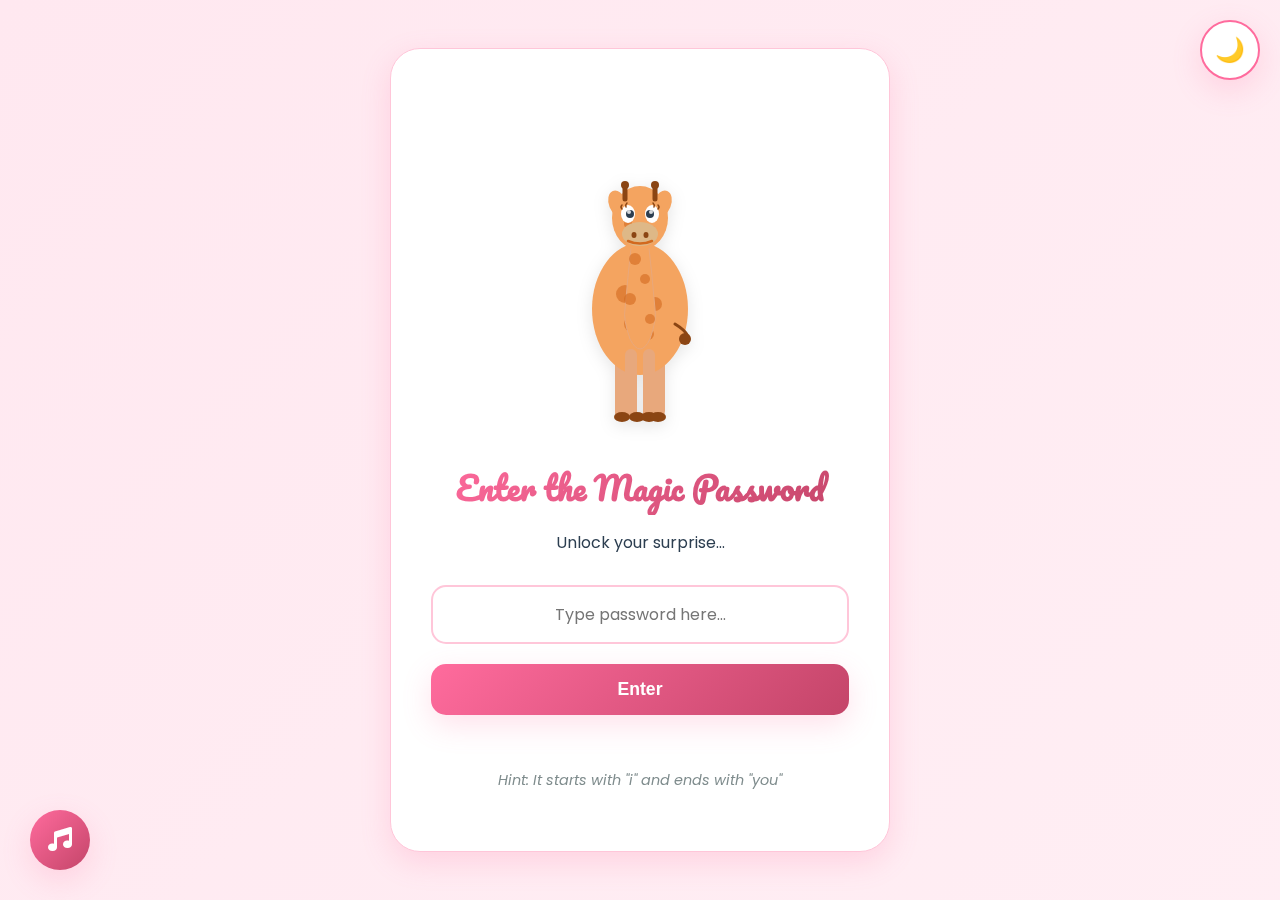
<file: index.html>
<!DOCTYPE html>
<html lang="en">
<head>
    <meta charset="UTF-8">
    <meta name="viewport" content="width=device-width, initial-scale=1.0">
    <title>For My Love 💕</title>
    <link rel="stylesheet" href="styles.css">
    <link rel="stylesheet" href="https://cdnjs.cloudflare.com/ajax/libs/font-awesome/6.4.0/css/all.min.css">
</head>
<body>
    <!-- Floating Hearts Background -->
    <div id="hearts-container"></div>

    <!-- Background Music -->
    <audio id="bgMusic" loop>
        <source src="https://www.bensound.com/bensound-music/bensound-romantic.mp3" type="audio/mpeg">
    </audio>

    <!-- Theme Toggle Button -->
    <button id="themeToggle" class="theme-toggle" aria-label="Toggle theme">
        <span id="themeIcon">🌙</span>
    </button>

    <!-- Music Control Button -->
    <button id="musicToggle" class="music-btn" aria-label="Toggle music">
        <i class="fas fa-music"></i>
    </button>

    <!-- Password Screen -->
    <div id="passwordScreen" class="screen active">
        <div class="password-container">
            <div class="animated-character">
                <svg id="characterSVG" viewBox="0 0 200 320" xmlns="http://www.w3.org/2000/svg">
                    <!-- Jerapah Back Legs -->
                    <rect x="75" y="240" width="14" height="70" rx="7" fill="#E8A87C">
                        <animate attributeName="height" values="70;72;70" dur="3s" repeatCount="indefinite"/>
                    </rect>
                    <rect x="111" y="240" width="14" height="70" rx="7" fill="#E8A87C">
                        <animate attributeName="height" values="70;68;70" dur="3s" repeatCount="indefinite"/>
                    </rect>

                    <!-- Jerapah Body -->
                    <ellipse id="body" cx="100" cy="200" rx="48" ry="65" fill="#F4A460">
                        <animate attributeName="ry" values="65;67;65" dur="3s" repeatCount="indefinite"/>
                    </ellipse>

                    <!-- Jerapah Spots on Body -->
                    <circle cx="85" cy="185" r="9" fill="#D2691E" opacity="0.6"/>
                    <circle cx="115" cy="195" r="7" fill="#D2691E" opacity="0.6"/>
                    <circle cx="92" cy="215" r="8" fill="#D2691E" opacity="0.6"/>
                    <circle cx="108" cy="225" r="6" fill="#D2691E" opacity="0.6"/>
                    <circle cx="98" cy="205" r="7" fill="#D2691E" opacity="0.6"/>

                    <!-- Jerapah Long Neck -->
                    <path d="M 92 130 Q 88 165, 85 200 Q 83 210, 90 230 Q 95 240, 100 240 Q 105 240, 110 230 Q 117 210, 115 200 Q 112 165, 108 130 Z"
                          fill="#F4A460" stroke="#E8A87C" stroke-width="1"/>

                    <!-- Neck Spots -->
                    <circle cx="95" cy="150" r="6" fill="#D2691E" opacity="0.6"/>
                    <circle cx="105" cy="170" r="5" fill="#D2691E" opacity="0.6"/>
                    <circle cx="90" cy="190" r="6" fill="#D2691E" opacity="0.6"/>
                    <circle cx="110" cy="210" r="5" fill="#D2691E" opacity="0.6"/>

                    <!-- Jerapah Front Legs -->
                    <rect x="85" y="240" width="12" height="70" rx="6" fill="#E8A87C">
                        <animate attributeName="height" values="70;69;70" dur="3s" begin="0.5s" repeatCount="indefinite"/>
                    </rect>
                    <rect x="103" y="240" width="12" height="70" rx="6" fill="#E8A87C">
                        <animate attributeName="height" values="70;71;70" dur="3s" begin="0.5s" repeatCount="indefinite"/>
                    </rect>

                    <!-- Hooves -->
                    <ellipse cx="82" cy="308" rx="8" ry="5" fill="#8B4513"/>
                    <ellipse cx="97" cy="308" rx="8" ry="5" fill="#8B4513"/>
                    <ellipse cx="109" cy="308" rx="8" ry="5" fill="#8B4513"/>
                    <ellipse cx="118" cy="308" rx="8" ry="5" fill="#8B4513"/>

                    <!-- Jerapah Head -->
                    <ellipse id="head" cx="100" cy="110" rx="28" ry="32" fill="#F4A460">
                        <animate attributeName="cy" values="110;108;110" dur="3s" repeatCount="indefinite"/>
                    </ellipse>

                    <!-- Head Spots -->
                    <circle cx="88" cy="115" r="4" fill="#D2691E" opacity="0.6"/>
                    <circle cx="112" cy="120" r="3" fill="#D2691E" opacity="0.6"/>

                    <!-- Jerapah Ears -->
                    <ellipse cx="78" cy="95" rx="9" ry="14" fill="#F4A460" transform="rotate(-20 78 95)">
                        <animateTransform attributeName="transform" type="rotate"
                            values="-20 78 95; -25 78 95; -20 78 95" dur="4s" repeatCount="indefinite"/>
                    </ellipse>
                    <ellipse cx="122" cy="95" rx="9" ry="14" fill="#F4A460" transform="rotate(20 122 95)">
                        <animateTransform attributeName="transform" type="rotate"
                            values="20 122 95; 25 122 95; 20 122 95" dur="4s" repeatCount="indefinite"/>
                    </ellipse>

                    <!-- Jerapah Horns (Ossicones) -->
                    <line x1="85" y1="90" x2="85" y2="78" stroke="#8B4513" stroke-width="5" stroke-linecap="round"/>
                    <circle cx="85" cy="76" r="4" fill="#8B4513"/>
                    <line x1="115" y1="90" x2="115" y2="78" stroke="#8B4513" stroke-width="5" stroke-linecap="round"/>
                    <circle cx="115" cy="76" r="4" fill="#8B4513"/>

                    <!-- Jerapah Eyes -->
                    <g id="eyes">
                        <ellipse id="leftEye" cx="88" cy="105" rx="7" ry="9" fill="white"/>
                        <circle id="leftPupil" cx="90" cy="105" r="4" fill="#2c3e50">
                            <animate attributeName="opacity" values="1;1;0;1;1" dur="5s" repeatCount="indefinite"/>
                        </circle>
                        <circle cx="89" cy="103" r="2" fill="white" opacity="0.8"/>

                        <ellipse id="rightEye" cx="112" cy="105" rx="7" ry="9" fill="white"/>
                        <circle id="rightPupil" cx="110" cy="105" r="4" fill="#2c3e50">
                            <animate attributeName="opacity" values="1;1;0;1;1" dur="5s" repeatCount="indefinite"/>
                        </circle>
                        <circle cx="111" cy="103" r="2" fill="white" opacity="0.8"/>
                    </g>

                    <!-- Eyelashes -->
                    <path d="M 82 100 Q 80 98, 82 96" stroke="#8B4513" stroke-width="1.5" fill="none" stroke-linecap="round"/>
                    <path d="M 86 98 Q 85 96, 87 94" stroke="#8B4513" stroke-width="1.5" fill="none" stroke-linecap="round"/>
                    <path d="M 118 100 Q 120 98, 118 96" stroke="#8B4513" stroke-width="1.5" fill="none" stroke-linecap="round"/>
                    <path d="M 114 98 Q 115 96, 113 94" stroke="#8B4513" stroke-width="1.5" fill="none" stroke-linecap="round"/>

                    <!-- Jerapah Snout -->
                    <ellipse cx="100" cy="125" rx="18" ry="12" fill="#DEB887"/>

                    <!-- Jerapah Nostrils -->
                    <ellipse cx="94" cy="126" rx="2.5" ry="3" fill="#8B4513"/>
                    <ellipse cx="106" cy="126" rx="2.5" ry="3" fill="#8B4513"/>

                    <!-- Jerapah Smile -->
                    <path id="mouth" d="M 88 132 Q 100 137 112 132" stroke="#D2691E" stroke-width="2.5" fill="none" stroke-linecap="round">
                        <animate attributeName="d"
                            values="M 88 132 Q 100 137 112 132; M 88 132 Q 100 138 112 132; M 88 132 Q 100 137 112 132"
                            dur="6s" repeatCount="indefinite"/>
                    </path>

                    <!-- Little tail -->
                    <path d="M 135 215 Q 145 220, 148 225 Q 150 228, 145 230" stroke="#8B4513" stroke-width="3" fill="none" stroke-linecap="round">
                        <animateTransform attributeName="transform" type="rotate"
                            values="0 135 215; 5 135 215; 0 135 215; -5 135 215; 0 135 215"
                            dur="3s" repeatCount="indefinite"/>
                    </path>
                    <circle cx="145" cy="230" r="6" fill="#8B4513"/>
                </svg>
            </div>

            <h1 class="gradient-text">Enter the Magic Password</h1>
            <p class="subtitle">Unlock your surprise...</p>

            <input
                type="password"
                id="passwordInput"
                placeholder="Type password here..."
                autocomplete="off"
            >

            <button id="enterBtn" class="btn-primary">
                Enter
            </button>

            <p id="passwordError" class="error-message"></p>
            <p class="hint">Hint: It starts with "i" and ends with "you"</p>
        </div>
    </div>

    <!-- Welcome Screen -->
    <div id="welcomeScreen" class="screen">
        <div class="welcome-container">
            <div class="welcome-card">
                <h1 class="gradient-text">Hello My Love! 💕</h1>
                <p class="welcome-message">I hope you enjoy your stay 😊</p>
                <p class="made-with-love">Made with all my love 💖</p>
                <button id="startExploring" class="btn-primary">Start Exploring</button>
            </div>
        </div>
    </div>

    <!-- Main Content -->
    <div id="mainContent" class="screen">
        <!-- Navigation -->
        <nav class="navbar">
            <div class="nav-brand">💕 Our Love Story</div>
            <div class="nav-menu">
                <a href="#home" class="nav-link active">Home</a>
                <a href="#activities" class="nav-link">Activities</a>
                <button class="logout-btn" onclick="logout()">Logout</button>
            </div>
        </nav>

        <!-- Home Section -->
        <section id="home" class="section active">
            <div class="container">
                <div class="hero">
                    <h1 class="hero-title animate-fade-in">Welcome to Our Love Journey 💝</h1>
                    <p class="hero-subtitle animate-fade-in-delay">Explore the memories, letters, and surprises I've prepared for you</p>
                    <div class="progress-indicator">
                        <div class="progress-bar">
                            <div id="progressFill" class="progress-fill"></div>
                        </div>
                        <p id="progressText" class="progress-text">0 / 5 Contents Unlocked</p>
                    </div>
                </div>

                <div class="cards-grid">
                    <!-- Letter Card -->
                    <div class="feature-card" data-content="letter">
                        <div class="card-icon">💌</div>
                        <h3>Love Letter</h3>
                        <p>Read my heartfelt words</p>
                        <div class="card-status locked">
                            <i class="fas fa-lock"></i> Unlock with quiz
                        </div>
                    </div>

                    <!-- Music Card -->
                    <div class="feature-card" data-content="music">
                        <div class="card-icon">🎵</div>
                        <h3>Our Playlist</h3>
                        <p>Songs that remind me of you</p>
                        <div class="card-status locked">
                            <i class="fas fa-lock"></i> Unlock with quiz
                        </div>
                    </div>

                    <!-- Gallery Card -->
                    <div class="feature-card" data-content="gallery">
                        <div class="card-icon">📸</div>
                        <h3>Memories</h3>
                        <p>Our beautiful moments</p>
                        <div class="card-status locked">
                            <i class="fas fa-lock"></i> Unlock with quiz
                        </div>
                    </div>

                    <!-- Birthday Card -->
                    <div class="feature-card" data-content="birthday">
                        <div class="card-icon">🎂</div>
                        <h3>Birthday Wish</h3>
                        <p>A special message for you</p>
                        <div class="card-status locked">
                            <i class="fas fa-lock"></i> Unlock with quiz
                        </div>
                    </div>

                    <!-- Flower Garden Card -->
                    <div class="feature-card" data-content="flowers">
                        <div class="card-icon">🌸</div>
                        <h3>Flower Garden</h3>
                        <p>A blooming surprise for you</p>
                        <div class="card-status locked">
                            <i class="fas fa-lock"></i> Unlock with quiz
                        </div>
                    </div>
                </div>
            </div>
        </section>

        <!-- Activities Section -->
        <section id="activities" class="section">
            <div class="container">
                <h2 class="section-title">🎮 Fun Activities</h2>
                <p class="section-subtitle">Complete these to unlock special content!</p>
                
                <div class="activities-grid">
                    <!-- Game 1: Crossword -->
                    <div class="activity-card" data-quiz="crossword">
                        <div class="activity-icon">🎯</div>
                        <h3>Love Crossword</h3>
                        <p>Fill in words about me!</p>
                        <button class="btn-secondary">Start Puzzle</button>
                    </div>
                    
                    <!-- Game 2: Math Puzzle -->
                    <div class="activity-card" data-quiz="mathpuzzle">
                        <div class="activity-icon">🧮</div>
                        <h3>Math Love Puzzle</h3>
                        <p>Solve equations to reveal my message!</p>
                        <button class="btn-secondary">Start Puzzle</button>
                    </div>
                    
                    <!-- Game 3: Memory Match -->
                    <div class="activity-card" data-quiz="memory">
                        <div class="activity-icon">🎴</div>
                        <h3>Memory Hearts</h3>
                        <p>Match the love symbols!</p>
                        <button class="btn-secondary">Play Memory</button>
                    </div>

                    <!-- Game 4: Love Trivia -->
                    <div class="activity-card" data-quiz="trivia">
                        <div class="activity-icon">❓</div>
                        <h3>How Well Do You Know Me?</h3>
                        <p>Answer questions about me!</p>
                        <button class="btn-secondary">Start Quiz</button>
                    </div>
                </div>
            </div>
        </section>
    </div>

    <!-- Quiz Modal -->
    <div id="quizModal" class="modal">
        <div class="modal-content">
            <span class="close-modal">&times;</span>
            <div id="quizContent"></div>
        </div>
    </div>

    <!-- Content Modal -->
    <div id="contentModal" class="modal">
        <div class="modal-content large">
            <span class="close-modal">&times;</span>
            <div id="modalContent"></div>
        </div>
    </div>

    <script src="script.js"></script>
</body>
</html>
</file>
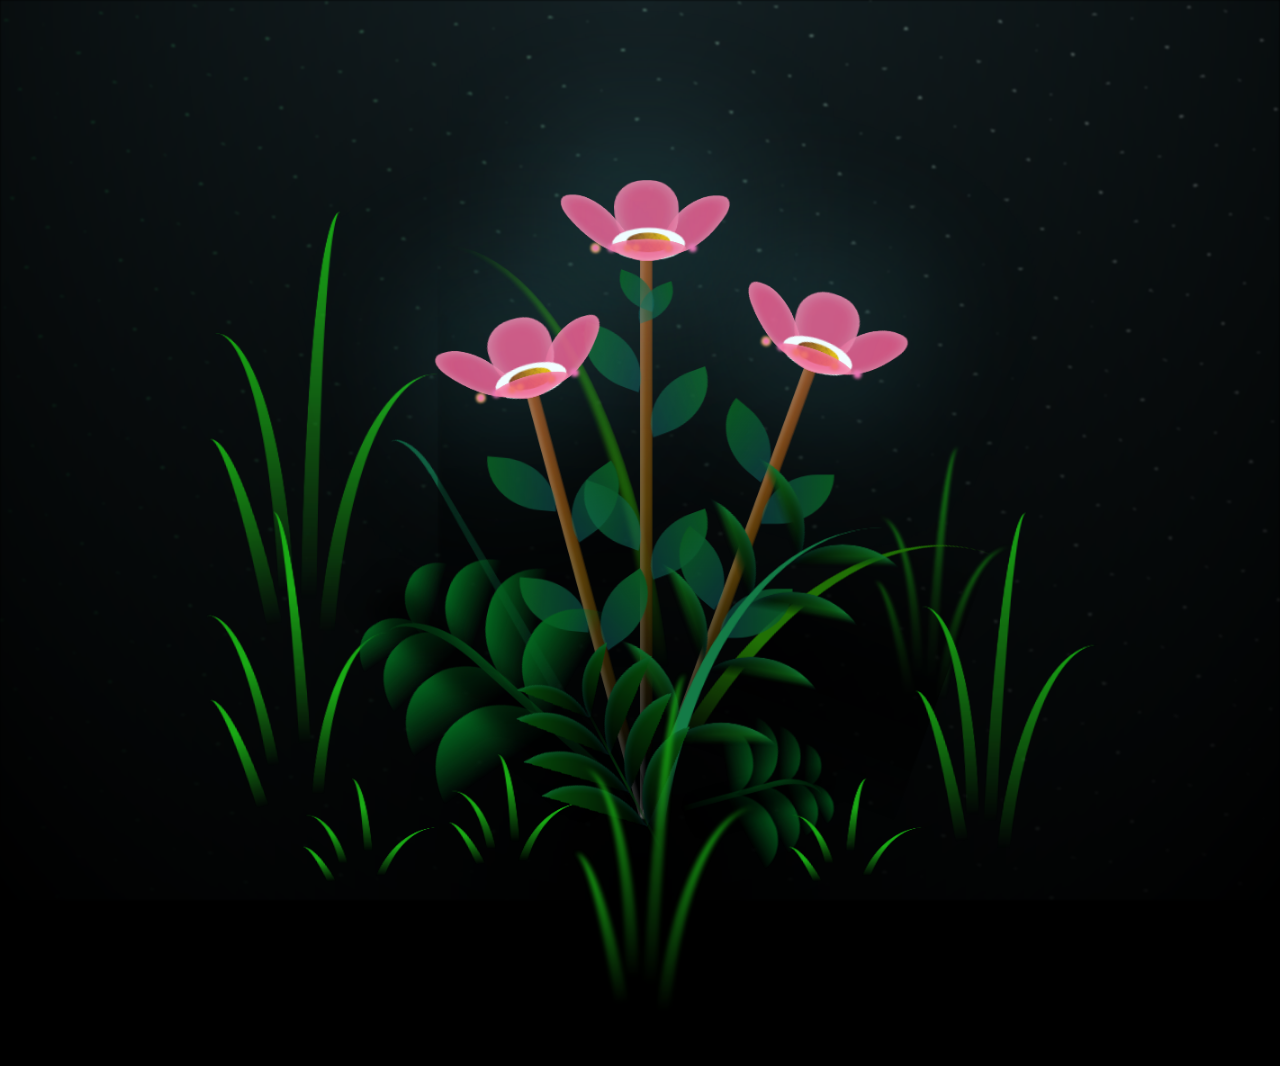
<file: flowers.html>
<!DOCTYPE html>
<html lang="en">
<head>
    <meta charset="UTF-8">
    <meta http-equiv="X-UA-Compatible" content="IE=edge">
    <meta name="viewport" content="width=device-width, initial-scale=1.0">
    <link rel="stylesheet" href="flowers.css">
    <link rel="icon" href="flowers.png" type="image/x-icon">
    <title>For You 🌸</title>
</head>
<body class="container">
    <div class="night"></div>
    <div class="flowers">
      <div class="flower flower--1">
        <div class="flower__leafs flower__leafs--1">
          <div class="flower__leaf flower__leaf--1"></div>
          <div class="flower__leaf flower__leaf--2"></div>
          <div class="flower__leaf flower__leaf--3"></div>
          <div class="flower__leaf flower__leaf--4"></div>
          <div class="flower__white-circle"></div>

          <div class="flower__light flower__light--1"></div>
          <div class="flower__light flower__light--2"></div>
          <div class="flower__light flower__light--3"></div>
          <div class="flower__light flower__light--4"></div>
          <div class="flower__light flower__light--5"></div>
          <div class="flower__light flower__light--6"></div>
          <div class="flower__light flower__light--7"></div>
          <div class="flower__light flower__light--8"></div>

        </div>
        <div class="flower__line">
          <div class="flower__line__leaf flower__line__leaf--1"></div>
          <div class="flower__line__leaf flower__line__leaf--2"></div>
          <div class="flower__line__leaf flower__line__leaf--3"></div>
          <div class="flower__line__leaf flower__line__leaf--4"></div>
          <div class="flower__line__leaf flower__line__leaf--5"></div>
          <div class="flower__line__leaf flower__line__leaf--6"></div>
        </div>
      </div>

      <div class="flower flower--2">
        <div class="flower__leafs flower__leafs--2">
          <div class="flower__leaf flower__leaf--1"></div>
          <div class="flower__leaf flower__leaf--2"></div>
          <div class="flower__leaf flower__leaf--3"></div>
          <div class="flower__leaf flower__leaf--4"></div>
          <div class="flower__white-circle"></div>

          <div class="flower__light flower__light--1"></div>
          <div class="flower__light flower__light--2"></div>
          <div class="flower__light flower__light--3"></div>
          <div class="flower__light flower__light--4"></div>
          <div class="flower__light flower__light--5"></div>
          <div class="flower__light flower__light--6"></div>
          <div class="flower__light flower__light--7"></div>
          <div class="flower__light flower__light--8"></div>

        </div>
        <div class="flower__line">
          <div class="flower__line__leaf flower__line__leaf--1"></div>
          <div class="flower__line__leaf flower__line__leaf--2"></div>
          <div class="flower__line__leaf flower__line__leaf--3"></div>
          <div class="flower__line__leaf flower__line__leaf--4"></div>
        </div>
      </div>

      <div class="flower flower--3">
        <div class="flower__leafs flower__leafs--3">
          <div class="flower__leaf flower__leaf--1"></div>
          <div class="flower__leaf flower__leaf--2"></div>
          <div class="flower__leaf flower__leaf--3"></div>
          <div class="flower__leaf flower__leaf--4"></div>
          <div class="flower__white-circle"></div>

          <div class="flower__light flower__light--1"></div>
          <div class="flower__light flower__light--2"></div>
          <div class="flower__light flower__light--3"></div>
          <div class="flower__light flower__light--4"></div>
          <div class="flower__light flower__light--5"></div>
          <div class="flower__light flower__light--6"></div>
          <div class="flower__light flower__light--7"></div>
          <div class="flower__light flower__light--8"></div>

        </div>
        <div class="flower__line">
          <div class="flower__line__leaf flower__line__leaf--1"></div>
          <div class="flower__line__leaf flower__line__leaf--2"></div>
          <div class="flower__line__leaf flower__line__leaf--3"></div>
          <div class="flower__line__leaf flower__line__leaf--4"></div>
        </div>
      </div>

      <div class="grow-ans" style="--d:1.2s">
        <div class="flower__g-long">
          <div class="flower__g-long__top"></div>
          <div class="flower__g-long__bottom"></div>
        </div>
      </div>

      <div class="growing-grass">
        <div class="flower__grass flower__grass--1">
          <div class="flower__grass--top"></div>
          <div class="flower__grass--bottom"></div>
          <div class="flower__grass__leaf flower__grass__leaf--1"></div>
          <div class="flower__grass__leaf flower__grass__leaf--2"></div>
          <div class="flower__grass__leaf flower__grass__leaf--3"></div>
          <div class="flower__grass__leaf flower__grass__leaf--4"></div>
          <div class="flower__grass__leaf flower__grass__leaf--5"></div>
          <div class="flower__grass__leaf flower__grass__leaf--6"></div>
          <div class="flower__grass__leaf flower__grass__leaf--7"></div>
          <div class="flower__grass__leaf flower__grass__leaf--8"></div>
          <div class="flower__grass__overlay"></div>
        </div>
      </div>

      <div class="growing-grass">
        <div class="flower__grass flower__grass--2">
          <div class="flower__grass--top"></div>
          <div class="flower__grass--bottom"></div>
          <div class="flower__grass__leaf flower__grass__leaf--1"></div>
          <div class="flower__grass__leaf flower__grass__leaf--2"></div>
          <div class="flower__grass__leaf flower__grass__leaf--3"></div>
          <div class="flower__grass__leaf flower__grass__leaf--4"></div>
          <div class="flower__grass__leaf flower__grass__leaf--5"></div>
          <div class="flower__grass__leaf flower__grass__leaf--6"></div>
          <div class="flower__grass__leaf flower__grass__leaf--7"></div>
          <div class="flower__grass__leaf flower__grass__leaf--8"></div>
          <div class="flower__grass__overlay"></div>
        </div>
      </div>

      <div class="grow-ans" style="--d:2.4s">
        <div class="flower__g-right flower__g-right--1">
          <div class="leaf"></div>
        </div>
      </div>

      <div class="grow-ans" style="--d:2.8s">
        <div class="flower__g-right flower__g-right--2">
          <div class="leaf"></div>
        </div>
      </div>

      <div class="grow-ans" style="--d:2.8s">
        <div class="flower__g-front">
          <div class="flower__g-front__leaf-wrapper flower__g-front__leaf-wrapper--1">
            <div class="flower__g-front__leaf"></div>
          </div>
          <div class="flower__g-front__leaf-wrapper flower__g-front__leaf-wrapper--2">
            <div class="flower__g-front__leaf"></div>
          </div>
          <div class="flower__g-front__leaf-wrapper flower__g-front__leaf-wrapper--3">
            <div class="flower__g-front__leaf"></div>
          </div>
          <div class="flower__g-front__leaf-wrapper flower__g-front__leaf-wrapper--4">
            <div class="flower__g-front__leaf"></div>
          </div>
          <div class="flower__g-front__leaf-wrapper flower__g-front__leaf-wrapper--5">
            <div class="flower__g-front__leaf"></div>
          </div>
          <div class="flower__g-front__leaf-wrapper flower__g-front__leaf-wrapper--6">
            <div class="flower__g-front__leaf"></div>
          </div>
          <div class="flower__g-front__leaf-wrapper flower__g-front__leaf-wrapper--7">
            <div class="flower__g-front__leaf"></div>
          </div>
          <div class="flower__g-front__leaf-wrapper flower__g-front__leaf-wrapper--8">
            <div class="flower__g-front__leaf"></div>
          </div>
          <div class="flower__g-front__line"></div>
        </div>
      </div>

      <div class="grow-ans" style="--d:3.2s">
        <div class="flower__g-fr">
          <div class="leaf"></div>
          <div class="flower__g-fr__leaf flower__g-fr__leaf--1"></div>
          <div class="flower__g-fr__leaf flower__g-fr__leaf--2"></div>
          <div class="flower__g-fr__leaf flower__g-fr__leaf--3"></div>
          <div class="flower__g-fr__leaf flower__g-fr__leaf--4"></div>
          <div class="flower__g-fr__leaf flower__g-fr__leaf--5"></div>
          <div class="flower__g-fr__leaf flower__g-fr__leaf--6"></div>
          <div class="flower__g-fr__leaf flower__g-fr__leaf--7"></div>
          <div class="flower__g-fr__leaf flower__g-fr__leaf--8"></div>
        </div>
      </div>

      <div class="long-g long-g--0">
        <div class="grow-ans" style="--d:3s">
          <div class="leaf leaf--0"></div>
        </div>
        <div class="grow-ans" style="--d:2.2s">
          <div class="leaf leaf--1"></div>
        </div>
        <div class="grow-ans" style="--d:3.4s">
          <div class="leaf leaf--2"></div>
        </div>
        <div class="grow-ans" style="--d:3.6s">
          <div class="leaf leaf--3"></div>
        </div>
      </div>

      <div class="long-g long-g--1">
        <div class="grow-ans" style="--d:3.6s">
          <div class="leaf leaf--0"></div>
        </div>
        <div class="grow-ans" style="--d:3.8s">
          <div class="leaf leaf--1"></div>
        </div>
        <div class="grow-ans" style="--d:4s">
          <div class="leaf leaf--2"></div>
        </div>
        <div class="grow-ans" style="--d:4.2s">
          <div class="leaf leaf--3"></div>
        </div>
      </div>

      <div class="long-g long-g--2">
        <div class="grow-ans" style="--d:4s">
          <div class="leaf leaf--0"></div>
        </div>
        <div class="grow-ans" style="--d:4.2s">
          <div class="leaf leaf--1"></div>
        </div>
        <div class="grow-ans" style="--d:4.4s">
          <div class="leaf leaf--2"></div>
        </div>
        <div class="grow-ans" style="--d:4.6s">
          <div class="leaf leaf--3"></div>
        </div>
      </div>

      <div class="long-g long-g--3">
        <div class="grow-ans" style="--d:4s">
          <div class="leaf leaf--0"></div>
        </div>
        <div class="grow-ans" style="--d:4.2s">
          <div class="leaf leaf--1"></div>
        </div>
        <div class="grow-ans" style="--d:3s">
          <div class="leaf leaf--2"></div>
        </div>
        <div class="grow-ans" style="--d:3.6s">
          <div class="leaf leaf--3"></div>
        </div>
      </div>

      <div class="long-g long-g--4">
        <div class="grow-ans" style="--d:4s">
          <div class="leaf leaf--0"></div>
        </div>
        <div class="grow-ans" style="--d:4.2s">
          <div class="leaf leaf--1"></div>
        </div>
        <div class="grow-ans" style="--d:3s">
          <div class="leaf leaf--2"></div>
        </div>
        <div class="grow-ans" style="--d:3.6s">
          <div class="leaf leaf--3"></div>
        </div>
      </div>

      <div class="long-g long-g--5">
        <div class="grow-ans" style="--d:4s">
          <div class="leaf leaf--0"></div>
        </div>
        <div class="grow-ans" style="--d:4.2s">
          <div class="leaf leaf--1"></div>
        </div>
        <div class="grow-ans" style="--d:3s">
          <div class="leaf leaf--2"></div>
        </div>
        <div class="grow-ans" style="--d:3.6s">
          <div class="leaf leaf--3"></div>
        </div>
      </div>

      <div class="long-g long-g--6">
        <div class="grow-ans" style="--d:4.2s">
          <div class="leaf leaf--0"></div>
        </div>
        <div class="grow-ans" style="--d:4.4s">
          <div class="leaf leaf--1"></div>
        </div>
        <div class="grow-ans" style="--d:4.6s">
          <div class="leaf leaf--2"></div>
        </div>
        <div class="grow-ans" style="--d:4.8s">
          <div class="leaf leaf--3"></div>
        </div>
      </div>

      <div class="long-g long-g--7">
        <div class="grow-ans" style="--d:3s">
          <div class="leaf leaf--0"></div>
        </div>
        <div class="grow-ans" style="--d:3.2s">
          <div class="leaf leaf--1"></div>
        </div>
        <div class="grow-ans" style="--d:3.5s">
          <div class="leaf leaf--2"></div>
        </div>
        <div class="grow-ans" style="--d:3.6s">
          <div class="leaf leaf--3"></div>
        </div>
      </div>
    </div>

    <!-- Love Message Overlay -->
    <div class="love-message">
        <h1>For You 💕</h1>
        <p>These flowers bloom just for you...</p>
    </div>

    <script src="flowers.js"></script>
  </body>
</html>
</file>
<file: styles.css>
/* Import Google Fonts */
@import url('https://fonts.googleapis.com/css2?family=Poppins:wght@300;400;500;600;700&family=Pacifico&display=swap');

/* CSS Variables - Light Mode (Default) */
:root {
    --primary-color: #ff6b9d;
    --secondary-color: #c44569;
    --accent-color: #ffc6d9;
    --bg-gradient-1: #ffeef8;
    --bg-gradient-2: #ffe5f1;
    --bg-gradient-3: #fff0f5;
    --bg-gradient-4: #ffe8f0;
    --text-dark: #2c3e50;
    --text-light: #ffffff;
    --card-bg: #ffffff;
    --card-bg-alt: #fef5f8;
    --border-color: #ffc6d9;
    --shadow: 0 10px 30px rgba(255, 107, 157, 0.2);
    --shadow-hover: 0 15px 40px rgba(255, 107, 157, 0.3);
    --overlay: rgba(0, 0, 0, 0.6);
}

/* Dark Mode Variables */
[data-theme="dark"] {
    --primary-color: #ff6b9d;
    --secondary-color: #ff8fb3;
    --accent-color: #4a2d3e;
    --bg-gradient-1: #1a0e1f;
    --bg-gradient-2: #2d1b3d;
    --bg-gradient-3: #3d2147;
    --bg-gradient-4: #4a2d51;
    --text-dark: #f5e6f0;
    --text-light: #1a0e1f;
    --card-bg: #2d1b3d;
    --card-bg-alt: #3d2147;
    --border-color: #6b4563;
    --shadow: 0 10px 30px rgba(0, 0, 0, 0.5);
    --shadow-hover: 0 15px 40px rgba(255, 107, 157, 0.2);
    --overlay: rgba(255, 107, 157, 0.1);
}

/* Reset & Base */
* {
    margin: 0;
    padding: 0;
    box-sizing: border-box;
}

body {
    font-family: 'Poppins', sans-serif;
    background: linear-gradient(-45deg, var(--bg-gradient-1), var(--bg-gradient-2), var(--bg-gradient-3), var(--bg-gradient-4));
    background-size: 400% 400%;
    animation: gradientShift 15s ease infinite;
    min-height: 100vh;
    overflow-x: hidden;
    position: relative;
    transition: background 0.5s ease, color 0.3s ease;
}

/* Animated Gradient Background */
@keyframes gradientShift {
    0% {
        background-position: 0% 50%;
    }
    50% {
        background-position: 100% 50%;
    }
    100% {
        background-position: 0% 50%;
    }
}

/* Theme Toggle Button */
.theme-toggle {
    position: fixed;
    top: 20px;
    right: 20px;
    width: 60px;
    height: 60px;
    border-radius: 50%;
    background: var(--card-bg);
    border: 2px solid var(--primary-color);
    display: flex;
    align-items: center;
    justify-content: center;
    cursor: pointer;
    z-index: 1001;
    box-shadow: var(--shadow);
    transition: all 0.3s ease;
    font-size: 1.5rem;
}

.theme-toggle:hover {
    transform: scale(1.1) rotate(20deg);
    box-shadow: var(--shadow-hover);
}

.theme-toggle:active {
    transform: scale(0.95) rotate(20deg);
}

/* Floating Hearts Background */
#hearts-container {
    position: fixed;
    top: 0;
    left: 0;
    width: 100%;
    height: 100%;
    pointer-events: none;
    z-index: 1;
    overflow: hidden;
}

.heart {
    position: absolute;
    font-size: 20px;
    color: var(--primary-color);
    opacity: 0;
    animation: float-up 10s linear infinite;
}

@keyframes float-up {
    0% {
        transform: translateY(100vh) rotate(0deg);
        opacity: 0;
    }
    10% {
        opacity: 0.6;
    }
    90% {
        opacity: 0.6;
    }
    100% {
        transform: translateY(-100px) rotate(360deg);
        opacity: 0;
    }
}

/* Music Button */
.music-btn {
    position: fixed;
    bottom: 30px;
    left: 30px;
    width: 60px;
    height: 60px;
    border-radius: 50%;
    background: linear-gradient(135deg, var(--primary-color), var(--secondary-color));
    border: none;
    color: white;
    font-size: 24px;
    cursor: pointer;
    box-shadow: var(--shadow);
    z-index: 1000;
    transition: all 0.3s ease;
}

.music-btn:hover {
    transform: scale(1.1);
    box-shadow: var(--shadow-hover);
}

.music-btn.playing {
    animation: pulse 2s infinite;
}

@keyframes pulse {
    0%, 100% {
        transform: scale(1);
    }
    50% {
        transform: scale(1.1);
    }
}

/* Screen Management */
.screen {
    display: none;
    min-height: 100vh;
    position: relative;
    z-index: 2;
}

.screen.active {
    display: flex;
}

/* Password Screen */
#passwordScreen {
    justify-content: center;
    align-items: center;
    padding: 20px;
}

.password-container {
    background: var(--card-bg);
    padding: 60px 40px;
    border-radius: 30px;
    box-shadow: var(--shadow);
    text-align: center;
    max-width: 500px;
    width: 100%;
    animation: fadeInUp 0.8s ease;
    transition: all 0.3s ease;
    backdrop-filter: blur(10px);
    border: 1px solid var(--border-color);
}

@keyframes bounce {
    0%, 100% {
        transform: translateY(0);
    }
    50% {
        transform: translateY(-10px);
    }
}

.gradient-text {
    background: linear-gradient(135deg, var(--primary-color), var(--secondary-color));
    -webkit-background-clip: text;
    -webkit-text-fill-color: transparent;
    background-clip: text;
    font-size: 2rem;
    font-weight: 700;
    margin-bottom: 15px;
    font-family: 'Pacifico', cursive;
}

.subtitle {
    color: var(--text-dark);
    margin-bottom: 30px;
    font-size: 1rem;
}

#passwordInput {
    width: 100%;
    padding: 15px 20px;
    border: 2px solid var(--accent-color);
    border-radius: 15px;
    font-size: 1rem;
    margin-bottom: 20px;
    transition: all 0.3s ease;
    text-align: center;
    font-family: 'Poppins', sans-serif;
}

#passwordInput:focus {
    outline: none;
    border-color: var(--primary-color);
    box-shadow: 0 0 0 3px rgba(255, 107, 157, 0.1);
}

.btn-primary {
    background: linear-gradient(135deg, var(--primary-color), var(--secondary-color));
    color: white;
    border: none;
    padding: 15px 40px;
    border-radius: 15px;
    font-size: 1.1rem;
    font-weight: 600;
    cursor: pointer;
    transition: all 0.3s ease;
    box-shadow: var(--shadow);
    width: 100%;
}

.btn-primary:hover {
    transform: translateY(-2px);
    box-shadow: var(--shadow-hover);
}

.error-message {
    color: #e74c3c;
    margin-top: 15px;
    font-size: 0.9rem;
    min-height: 20px;
}

.hint {
    margin-top: 20px;
    color: #7f8c8d;
    font-size: 0.9rem;
    font-style: italic;
}

/* Welcome Screen */
#welcomeScreen {
    justify-content: center;
    align-items: center;
    padding: 20px;
}

.welcome-container {
    text-align: center;
    animation: fadeInUp 0.8s ease;
}

.welcome-card {
    background: var(--card-bg);
    padding: 60px 40px;
    border-radius: 30px;
    box-shadow: var(--shadow);
    max-width: 600px;
    margin: 0 auto;
    transition: all 0.3s ease;
    backdrop-filter: blur(10px);
    border: 1px solid var(--border-color);
}

.welcome-message {
    font-size: 1.3rem;
    color: var(--text-dark);
    margin: 20px 0;
}

.made-with-love {
    color: var(--primary-color);
    font-size: 1rem;
    margin-bottom: 30px;
}

/* Navigation */
.navbar {
    background: var(--card-bg);
    padding: 20px 40px;
    box-shadow: 0 2px 10px rgba(0, 0, 0, 0.05);
    display: flex;
    justify-content: space-between;
    align-items: center;
    position: sticky;
    top: 0;
    z-index: 100;
    transition: all 0.3s ease;
    backdrop-filter: blur(10px);
    border-bottom: 1px solid var(--border-color);
}

.nav-brand {
    font-size: 1.5rem;
    font-weight: 700;
    background: linear-gradient(135deg, var(--primary-color), var(--secondary-color));
    -webkit-background-clip: text;
    background-clip: text; /* Tambahkan baris ini */
    -webkit-text-fill-color: transparent;
    font-family: 'Pacifico', cursive;
}

.nav-menu {
    display: flex;
    gap: 30px;
    align-items: center;
}

.logout-btn {
    background: transparent;
    border: 2px solid var(--primary-color);
    color: var(--primary-color);
    padding: 8px 20px;
    border-radius: 20px;
    font-weight: 500;
    cursor: pointer;
    transition: all 0.3s ease;
    font-size: 0.9rem;
}

.logout-btn:hover {
    background: var(--primary-color);
    color: white;
    transform: translateY(-2px);
}

.nav-link {
    text-decoration: none;
    color: var(--text-dark);
    font-weight: 500;
    transition: all 0.3s ease;
    position: relative;
}

.nav-link::after {
    content: '';
    position: absolute;
    bottom: -5px;
    left: 0;
    width: 0;
    height: 2px;
    background: var(--primary-color);
    transition: width 0.3s ease;
}

.nav-link:hover::after,
.nav-link.active::after {
    width: 100%;
}

/* Main Content */
#mainContent {
    display: none;
}

#mainContent.active {
    display: block;
}

.section {
    display: none;
    padding: 60px 0;
}

.section.active {
    display: block;
}

.container {
    max-width: 1200px;
    margin: 0 auto;
    padding: 0 20px;
}

/* Hero Section */
.hero {
    text-align: center;
    margin-bottom: 60px;
}

.progress-indicator {
    margin-top: 30px;
    max-width: 500px;
    margin-left: auto;
    margin-right: auto;
}

.progress-bar {
    width: 100%;
    height: 25px;
    background: #f0f0f0;
    border-radius: 15px;
    overflow: hidden;
    box-shadow: inset 0 2px 5px rgba(0, 0, 0, 0.1);
}

.progress-fill {
    height: 100%;
    background: linear-gradient(90deg, var(--primary-color), var(--secondary-color));
    width: 0%;
    transition: width 0.5s ease;
    border-radius: 15px;
    position: relative;
    overflow: hidden;
}

.progress-fill::after {
    content: '';
    position: absolute;
    top: 0;
    left: 0;
    width: 100%;
    height: 100%;
    background: linear-gradient(90deg, transparent, rgba(255, 255, 255, 0.3), transparent);
    animation: shimmer 2s infinite;
}

@keyframes shimmer {
    0% {
        transform: translateX(-100%);
    }
    100% {
        transform: translateX(100%);
    }
}

.progress-text {
    margin-top: 10px;
    color: var(--primary-color);
    font-weight: 600;
    font-size: 1rem;
}

.hero-title {
    font-size: 3rem;
    color: var(--text-dark);
    margin-bottom: 20px;
    font-weight: 700;
}

.hero-subtitle {
    font-size: 1.2rem;
    color: #7f8c8d;
}

/* Cards Grid */
.cards-grid {
    display: grid;
    grid-template-columns: repeat(auto-fit, minmax(300px, 1fr));
    gap: 30px;
    margin-top: 40px;
}

.feature-card {
    background: var(--card-bg);
    padding: 40px 30px;
    border-radius: 20px;
    box-shadow: var(--shadow);
    text-align: center;
    cursor: pointer;
    transition: all 0.4s cubic-bezier(0.175, 0.885, 0.32, 1.275);
    position: relative;
    overflow: hidden;
    transform-style: preserve-3d;
    backdrop-filter: blur(10px);
    border: 1px solid var(--border-color);
}

.feature-card::before {
    content: '';
    position: absolute;
    top: 0;
    left: -100%;
    width: 100%;
    height: 100%;
    background: linear-gradient(90deg, transparent, rgba(255, 107, 157, 0.2), transparent);
    transition: left 0.5s ease;
}

.feature-card:hover::before {
    left: 100%;
}

.feature-card:hover {
    transform: translateY(-15px) scale(1.02);
    box-shadow: 0 20px 50px rgba(255, 107, 157, 0.4);
}

.feature-card:active {
    transform: translateY(-12px) scale(0.98);
}

.card-icon {
    font-size: 4rem;
    margin-bottom: 20px;
    transition: all 0.3s ease;
}

.feature-card:hover .card-icon {
    transform: scale(1.2) rotateY(360deg);
}

.feature-card h3 {
    font-size: 1.5rem;
    color: var(--text-dark);
    margin-bottom: 10px;
}

.feature-card p {
    color: #7f8c8d;
    margin-bottom: 20px;
}

.card-status {
    padding: 10px 20px;
    border-radius: 10px;
    font-size: 0.9rem;
    font-weight: 500;
}

.card-status.locked {
    background: #ffe5f1;
    color: var(--primary-color);
}

.card-status.unlocked {
    background: #d5f4e6;
    color: #27ae60;
}

/* Section Titles */
.section-title {
    font-size: 2.5rem;
    text-align: center;
    color: var(--text-dark);
    margin-bottom: 15px;
    font-weight: 700;
}

.section-subtitle {
    text-align: center;
    color: #7f8c8d;
    font-size: 1.1rem;
    margin-bottom: 50px;
}

/* Activities Grid */
.activities-grid {
    display: grid;
    grid-template-columns: repeat(auto-fit, minmax(280px, 1fr));
    gap: 30px;
    margin-top: 40px;
}

.activity-card {
    background: var(--card-bg);
    padding: 40px 30px;
    border-radius: 20px;
    box-shadow: var(--shadow);
    text-align: center;
    transition: all 0.3s ease;
    backdrop-filter: blur(10px);
    border: 1px solid var(--border-color);
}

.activity-card:hover {
    transform: translateY(-5px);
    box-shadow: var(--shadow-hover);
}

.activity-icon {
    font-size: 3rem;
    margin-bottom: 20px;
}

.activity-card h3 {
    font-size: 1.3rem;
    color: var(--text-dark);
    margin-bottom: 10px;
}

.activity-card p {
    color: #7f8c8d;
    margin-bottom: 25px;
}

.btn-secondary {
    background: white;
    color: var(--primary-color);
    border: 2px solid var(--primary-color);
    padding: 12px 30px;
    border-radius: 12px;
    font-size: 1rem;
    font-weight: 600;
    cursor: pointer;
    transition: all 0.3s cubic-bezier(0.4, 0, 0.2, 1);
    position: relative;
    overflow: hidden;
}

.btn-secondary::before {
    content: '';
    position: absolute;
    top: 0;
    left: -100%;
    width: 100%;
    height: 100%;
    background: linear-gradient(90deg, transparent, rgba(255, 107, 157, 0.1), transparent);
    transition: left 0.5s ease;
}

.btn-secondary:hover::before {
    left: 100%;
}

.btn-secondary:hover {
    background: var(--primary-color);
    color: white;
    transform: translateY(-2px);
    box-shadow: 0 4px 12px rgba(255, 107, 157, 0.3);
}

.btn-secondary:active {
    transform: translateY(0);
}

/* Modal */
.modal {
    display: none;
    position: fixed;
    top: 0;
    left: 0;
    width: 100%;
    height: 100%;
    background: var(--overlay);
    backdrop-filter: blur(10px);
    z-index: 2000;
    justify-content: center;
    align-items: center;
    padding: 20px;
    transition: all 0.3s ease;
}

.modal.active {
    display: flex;
    animation: fadeIn 0.3s ease;
}

@keyframes fadeIn {
    from {
        opacity: 0;
    }
    to {
        opacity: 1;
    }
}

.modal-content {
    background: var(--card-bg);
    padding: 40px;
    border-radius: 20px;
    max-width: 600px;
    width: 100%;
    max-height: 80vh;
    overflow-y: auto;
    position: relative;
    box-shadow: 0 20px 60px rgba(0, 0, 0, 0.3);
    animation: slideIn 0.4s cubic-bezier(0.4, 0, 0.2, 1);
    backdrop-filter: blur(10px);
    border: 1px solid var(--border-color);
    transition: all 0.3s ease;
}

.modal-content.large {
    max-width: 900px;
}

@keyframes slideIn {
    from {
        transform: translateY(-50px);
        opacity: 0;
    }
    to {
        transform: translateY(0);
        opacity: 1;
    }
}

.close-modal {
    position: absolute;
    top: 15px;
    right: 20px;
    font-size: 2rem;
    cursor: pointer;
    color: #7f8c8d;
    transition: color 0.3s ease;
}

.close-modal:hover {
    color: var(--primary-color);
}

/* Animations */
@keyframes fadeInUp {
    from {
        opacity: 0;
        transform: translateY(30px);
    }
    to {
        opacity: 1;
        transform: translateY(0);
    }
}

.animate-fade-in {
    animation: fadeInUp 1s ease;
}

.animate-fade-in-delay {
    animation: fadeInUp 1s ease 0.3s both;
}

/* Quiz Styles */
.quiz-container {
    text-align: center;
}

.quiz-title {
    font-size: 1.8rem;
    color: var(--text-dark);
    margin-bottom: 30px;
}

.quiz-question {
    font-size: 1.2rem;
    color: var(--text-dark);
    margin-bottom: 25px;
    font-weight: 500;
}

.quiz-options {
    display: flex;
    flex-direction: column;
    gap: 15px;
    margin-bottom: 30px;
}

.quiz-option {
    background: var(--card-bg-alt);
    padding: 15px 20px;
    border-radius: 12px;
    border: 2px solid transparent;
    cursor: pointer;
    transition: all 0.3s ease;
    font-size: 1rem;
    color: var(--text-dark);
}

.quiz-option:hover {
    background: var(--accent-color);
    border-color: var(--primary-color);
}

.quiz-option.selected {
    background: var(--accent-color);
    border-color: var(--primary-color);
}

.quiz-option.correct {
    background: #d5f4e6;
    border-color: #27ae60;
}

.quiz-option.incorrect {
    background: #fadbd8;
    border-color: #e74c3c;
}

/* Crossword Grid */
.crossword-grid {
    display: grid;
    gap: 2px;
    margin: 30px auto;
    width: fit-content;
}

.crossword-cell {
    width: 40px;
    height: 40px;
    border: 2px solid #ddd;
    display: flex;
    justify-content: center;
    align-items: center;
    font-size: 1.2rem;
    background: white;
    position: relative;
}

.crossword-cell.black {
    background: #2c3e50;
    border-color: #2c3e50;
}

.crossword-cell input {
    width: 100%;
    height: 100%;
    border: none;
    text-align: center;
    font-size: 1.2rem;
    text-transform: uppercase;
    background: transparent;
}

.crossword-cell input:focus {
    outline: none;
    background: var(--accent-color);
}

.cell-number {
    position: absolute;
    top: 2px;
    left: 3px;
    font-size: 0.7rem;
    color: #7f8c8d;
}

/* Content Displays */
.content-display {
    padding: 20px 0;
}

.content-display h2 {
    font-size: 2rem;
    color: var(--text-dark);
    margin-bottom: 20px;
    text-align: center;
}

.letter-content {
    line-height: 1.8;
    font-size: 1.1rem;
    color: var(--text-dark);
    padding: 20px;
    background: var(--card-bg-alt);
    border-left: 4px solid var(--primary-color);
    border-radius: 10px;
    transition: all 0.3s ease;
}

.music-list {
    display: flex;
    flex-direction: column;
    gap: 15px;
}

.music-item {
    background: var(--card-bg-alt);
    padding: 20px;
    border-radius: 12px;
    display: flex;
    align-items: center;
    gap: 15px;
    transition: all 0.3s ease;
}

.music-item:hover {
    background: var(--accent-color);
    transform: translateX(5px);
}

.music-icon {
    font-size: 2rem;
}

.music-info h4 {
    color: var(--text-dark);
    margin-bottom: 5px;
}

.music-info p {
    color: #7f8c8d;
    font-size: 0.9rem;
}

/* Gallery */
.gallery-grid {
    display: grid;
    grid-template-columns: repeat(auto-fill, minmax(200px, 1fr));
    gap: 20px;
}

.gallery-item {
    aspect-ratio: 1;
    border-radius: 12px;
    overflow: hidden;
    box-shadow: var(--shadow);
    cursor: pointer;
    transition: all 0.3s ease;
    position: relative;
}

.gallery-item:hover {
    transform: scale(1.05);
    box-shadow: var(--shadow-hover);
}

.gallery-placeholder {
    width: 100%;
    height: 100%;
    background: linear-gradient(135deg, var(--accent-color), var(--bg-gradient-2));
    display: flex;
    justify-content: center;
    align-items: center;
    font-size: 3rem;
}

.gallery-item img {
    width: 100%;
    height: 100%;
    object-fit: cover;
    display: block;
}

.gallery-caption {
    position: absolute;
    bottom: 0;
    left: 0;
    right: 0;
    background: rgba(0, 0, 0, 0.7);
    color: white;
    padding: 10px;
    text-align: center;
    font-size: 0.9rem;
    opacity: 0;
    transition: opacity 0.3s ease;
}

.gallery-item:hover .gallery-caption {
    opacity: 1;
}

/* Coupons */
.coupons-grid {
    display: grid;
    grid-template-columns: repeat(auto-fit, minmax(250px, 1fr));
    gap: 25px;
}

.coupon-card {
    background: white;
    border-radius: 15px;
    overflow: hidden;
    box-shadow: var(--shadow);
    transition: all 0.3s ease;
    position: relative;
}

.coupon-card:hover {
    transform: translateY(-5px);
    box-shadow: var(--shadow-hover);
}

.coupon-header {
    padding: 25px;
    color: white;
    text-align: center;
    font-weight: 600;
    font-size: 1.2rem;
}

.coupon-body {
    padding: 20px;
    text-align: center;
}

.coupon-title {
    font-size: 1.3rem;
    color: var(--text-dark);
    margin-bottom: 10px;
}

.coupon-validity {
    color: #7f8c8d;
    font-size: 0.9rem;
}

.coupon-number {
    position: absolute;
    top: 10px;
    right: 10px;
    background: white;
    color: var(--primary-color);
    padding: 5px 12px;
    border-radius: 20px;
    font-weight: 600;
    font-size: 0.9rem;
}

/* Birthday Styles */
.birthday-content {
    text-align: center;
}

.birthday-content h1 {
    font-size: 3rem;
    margin-bottom: 20px;
}

.birthday-flower {
    font-size: 10rem;
    margin: 30px 0;
    animation: flower3D 4s ease-in-out infinite;
    transform-style: preserve-3d;
    position: relative;
    display: inline-block;
}

@keyframes flower3D {
    0%, 100% {
        transform: rotateY(0deg) rotateX(0deg) scale(1);
    }
    25% {
        transform: rotateY(90deg) rotateX(10deg) scale(1.1);
    }
    50% {
        transform: rotateY(180deg) rotateX(-10deg) scale(1);
    }
    75% {
        transform: rotateY(270deg) rotateX(10deg) scale(1.1);
    }
}

/* Falling Petals Effect */
.petal {
    position: absolute;
    font-size: 2rem;
    animation: fall 5s linear infinite;
    opacity: 0;
}

@keyframes fall {
    0% {
        transform: translateY(-20px) rotate(0deg);
        opacity: 0;
    }
    10% {
        opacity: 1;
    }
    90% {
        opacity: 1;
    }
    100% {
        transform: translateY(400px) rotate(360deg);
        opacity: 0;
    }
}

.birthday-message {
    font-size: 1.2rem;
    line-height: 1.8;
    color: var(--text-dark);
    padding: 20px;
    background: var(--card-bg-alt);
    border-radius: 15px;
    margin-top: 30px;
    transition: all 0.3s ease;
}

/* Music Player Styles */
.spotify-player-container {
    background: var(--card-bg);
    padding: 30px;
    border-radius: 20px;
    box-shadow: var(--shadow);
    margin-bottom: 30px;
    transition: all 0.3s ease;
}

#spotifyPlayerWrapper {
    margin-top: 20px;
}

#spotifyPlayer {
    width: 100%;
    max-width: 100%;
    border-radius: 12px;
    box-shadow: var(--shadow);
}

.youtube-player-container {
    background: var(--card-bg);
    padding: 30px;
    border-radius: 20px;
    box-shadow: var(--shadow);
    margin-bottom: 30px;
    transition: all 0.3s ease;
}

#youtubePlayerWrapper {
    margin-top: 20px;
}

#youtubePlayer {
    width: 100%;
    max-width: 100%;
    aspect-ratio: 16/9;
    border-radius: 15px;
    box-shadow: var(--shadow);
}

.music-player-container {
    background: var(--card-bg);
    padding: 30px;
    border-radius: 20px;
    box-shadow: var(--shadow);
    margin-bottom: 30px;
    transition: all 0.3s ease;
}

.current-song-display {
    text-align: center;
    margin-bottom: 20px;
}

.song-icon-large {
    font-size: 4rem;
    margin-bottom: 15px;
}

#currentSongTitle {
    font-size: 1.3rem;
    font-weight: 600;
    color: var(--text-dark);
    margin-bottom: 5px;
}

#currentSongArtist {
    color: #7f8c8d;
    font-size: 0.9rem;
}

.music-controls {
    display: flex;
    justify-content: center;
    align-items: center;
    gap: 20px;
    margin: 20px 0;
}

.control-btn {
    background: var(--accent-color);
    border: 2px solid var(--primary-color);
    border-radius: 50%;
    width: 50px;
    height: 50px;
    font-size: 1.2rem;
    cursor: pointer;
    transition: all 0.3s ease;
    display: flex;
    align-items: center;
    justify-content: center;
}

.control-btn.large {
    width: 70px;
    height: 70px;
    font-size: 1.8rem;
    background: var(--primary-color);
    color: white;
}

.control-btn:hover {
    transform: scale(1.1);
    box-shadow: var(--shadow);
}

.volume-control {
    display: flex;
    align-items: center;
    gap: 15px;
    justify-content: center;
    margin-top: 20px;
}

.volume-control span {
    font-size: 1.5rem;
}

.volume-control input[type="range"] {
    width: 200px;
    height: 6px;
    border-radius: 5px;
    background: var(--accent-color);
    outline: none;
    -webkit-appearance: none;
    appearance: none; /* Tambahkan baris ini */
}

.volume-control input[type="range"]::-webkit-slider-thumb {
    -webkit-appearance: none;
    appearance: none;
    width: 18px;
    height: 18px;
    border-radius: 50%;
    background: var(--primary-color);
    cursor: pointer;
}

.volume-control input[type="range"]::-moz-range-thumb {
    width: 18px;
    height: 18px;
    border-radius: 50%;
    background: var(--primary-color);
    cursor: pointer;
    border: none;
}

.music-item {
    position: relative;
    padding-right: 60px;
}

.play-icon {
    position: absolute;
    right: 20px;
    top: 50%;
    transform: translateY(-50%);
    font-size: 1.5rem;
    opacity: 0.5;
    transition: all 0.3s ease;
}

.music-item:hover .play-icon {
    opacity: 1;
    transform: translateY(-50%) scale(1.2);
}

/* Unlock Choice Buttons */
.unlock-choice-btn {
    background: white;
    border: 2px solid var(--primary-color);
    padding: 15px 30px;
    border-radius: 15px;
    font-size: 1.1rem;
    font-weight: 500;
    color: var(--primary-color);
    cursor: pointer;
    transition: all 0.3s ease;
    text-align: center;
}

.unlock-choice-btn:hover {
    background: var(--primary-color);
    color: white;
    transform: translateX(5px);
    box-shadow: var(--shadow);
}

/* Notes List */
.notes-list {
    display: flex;
    flex-direction: column;
    gap: 20px;
}

.note-item {
    background: var(--card-bg);
    padding: 25px;
    border-radius: 15px;
    box-shadow: 0 5px 15px rgba(0, 0, 0, 0.05);
    border-left: 4px solid var(--primary-color);
    transition: all 0.3s ease;
}

.note-item:hover {
    transform: translateX(5px);
    box-shadow: var(--shadow);
}

.note-item h4 {
    color: var(--primary-color);
    margin-bottom: 10px;
    font-size: 1.1rem;
}

.note-item p {
    color: var(--text-dark);
    line-height: 1.6;
}

/* Responsive Design */
@media (max-width: 768px) {
    .navbar {
        flex-direction: column;
        gap: 15px;
        padding: 15px 20px;
    }

    .nav-menu {
        gap: 20px;
    }

    .hero-title {
        font-size: 2rem;
    }

    .hero-subtitle {
        font-size: 1rem;
    }

    .gradient-text {
        font-size: 1.5rem;
    }

    .cards-grid {
        grid-template-columns: 1fr;
    }

    .activities-grid {
        grid-template-columns: 1fr;
    }

    .password-container,
    .welcome-card {
        padding: 40px 30px;
    }

    .music-btn {
        width: 50px;
        height: 50px;
        font-size: 20px;
        bottom: 20px;
        left: 20px;
    }

    .theme-toggle {
        width: 50px;
        height: 50px;
        font-size: 1.2rem;
        top: 15px;
        right: 15px;
    }

    .modal-content {
        padding: 30px 20px;
    }

    .birthday-flower {
        font-size: 6rem;
    }

    .coupons-grid {
        grid-template-columns: 1fr;
    }
}

@media (max-width: 480px) {
    .hero-title {
        font-size: 1.5rem;
    }

    .section-title {
        font-size: 1.8rem;
    }

    .feature-card,
    .activity-card {
        padding: 30px 20px;
    }
}

/* Success Message */
.success-message {
    background: #d5f4e6;
    color: #27ae60;
    padding: 15px;
    border-radius: 10px;
    margin: 20px 0;
    text-align: center;
    font-weight: 500;
}

.success-message.sparkle {
    animation: sparkle 1s ease-in-out infinite;
}

@keyframes sparkle {
    0%, 100% {
        box-shadow: 0 0 5px #27ae60;
    }
    50% {
        box-shadow: 0 0 20px #27ae60, 0 0 30px #d5f4e6;
    }
}

/* Confetti Animation */
.confetti {
    position: fixed;
    width: 10px;
    height: 10px;
    top: -10px;
    z-index: 9999;
    animation: confetti-fall linear forwards;
}

@keyframes confetti-fall {
    0% {
        transform: translateY(0) rotateZ(0deg);
        opacity: 1;
    }
    100% {
        transform: translateY(100vh) rotateZ(720deg);
        opacity: 0;
    }
}

/* Loading Animation */
.loading {
    text-align: center;
    padding: 40px;
}

.loading-spinner {
    border: 4px solid var(--accent-color);
    border-top: 4px solid var(--primary-color);
    border-radius: 50%;
    width: 50px;
    height: 50px;
    animation: spin 1s linear infinite;
    margin: 0 auto;
}

@keyframes spin {
    0% {
        transform: rotate(0deg);
    }
    100% {
        transform: rotate(360deg);
    }
}

/* Math Puzzle Styles */
.math-puzzle-container {
    text-align: center;
}

.math-equations {
    display: grid;
    grid-template-columns: repeat(auto-fit, minmax(150px, 1fr));
    gap: 25px;
    margin: 30px 0;
}

.math-item {
    background: var(--card-bg-alt);
    padding: 20px;
    border-radius: 15px;
    display: flex;
    flex-direction: column;
    align-items: center;
    gap: 10px;
}

.equation {
    font-size: 1.3rem;
    font-weight: 600;
    color: var(--text-dark);
    margin-bottom: 10px;
}

.math-input {
    width: 80px;
    padding: 10px;
    border: 3px solid var(--accent-color);
    border-radius: 10px;
    text-align: center;
    font-size: 1.2rem;
    font-weight: bold;
    transition: all 0.3s ease;
}

.math-input:focus {
    outline: none;
    border-color: var(--primary-color);
}

.letter-reveal {
    min-height: 40px;
    display: flex;
    align-items: center;
    justify-content: center;
    transition: all 0.3s ease;
}

.math-message {
    margin-top: 30px;
    font-size: 1.1rem;
}

/* Maze Game Styles */
.maze-game-container {
    text-align: center;
}

#mazeCanvas {
    border: 3px solid var(--primary-color);
    border-radius: 15px;
    background: linear-gradient(135deg, #ffeef8, #ffe5f1);
    box-shadow: var(--shadow);
    max-width: 100%;
    height: auto;
}

.maze-controls {
    display: flex;
    flex-direction: column;
    gap: 10px;
    margin-top: 20px;
    align-items: center;
}

/* Cipher Game Styles */
.cipher-game-container {
    text-align: center;
}

.cipher-scrapbook {
    margin: 30px 0;
    display: flex;
    justify-content: center;
}

.cipher-controls {
    background: var(--card-bg-alt);
    padding: 25px;
    border-radius: 15px;
    margin: 20px 0;
    transition: all 0.3s ease;
}

.cipher-result {
    margin-top: 30px;
    animation: fadeInUp 0.5s ease;
}

/* Animated Character */
.animated-character {
    width: 200px;
    height: 320px;
    margin: 0 auto 30px;
    filter: drop-shadow(0 4px 8px rgba(0, 0, 0, 0.1));
}

#characterSVG {
    width: 100%;
    height: 100%;
    transition: all 0.3s cubic-bezier(0.4, 0, 0.2, 1);
}

#characterSVG:hover {
    transform: scale(1.05);
}

#characterSVG #leftPupil,
#characterSVG #rightPupil {
    transition: cx 0.3s cubic-bezier(0.4, 0, 0.2, 1), cy 0.3s cubic-bezier(0.4, 0, 0.2, 1);
}

#characterSVG #head {
    transition: cx 0.3s cubic-bezier(0.4, 0, 0.2, 1), cy 0.3s cubic-bezier(0.4, 0, 0.2, 1);
}

#characterSVG #body {
    transition: cx 0.3s cubic-bezier(0.4, 0, 0.2, 1);
}
</file>
<file: flowers.css>
*,
*::after,
*::before {
  padding: 0;
  margin: 0;
  box-sizing: border-box;
}

:root {
  --dark-color: #000;
}

body {
  display: flex;
  align-items: flex-end;
  justify-content: center;
  min-height: 100vh;
  background-color: var(--dark-color);
  overflow: hidden;
  perspective: 1000px;
}

.night {
  position: fixed;
  left: 50%;
  top: 0;
  transform: translateX(-50%);
  width: 100%;
  height: 100%;
  filter: blur(0.1vmin);
  background-image: radial-gradient(ellipse at top, transparent 0%, var(--dark-color)),
  radial-gradient(ellipse at bottom, var(--dark-color), rgba(145, 233, 255, 0.2)), repeating-linear-gradient(220deg, rgb(0, 0, 0) 0px,
   rgb(0, 0, 0) 19px, transparent 19px, transparent 22px), repeating-linear-gradient(189deg, rgb(0, 0, 0) 0px, rgb(0, 0, 0) 19px, transparent 19px, transparent 22px),
    repeating-linear-gradient(148deg, rgb(0, 0, 0) 0px, rgb(0, 0, 0) 19px, transparent 19px, transparent 22px), linear-gradient(90deg, rgb(7, 107, 42), rgb(240, 240, 240));
}

.flowers {
  position: relative;
  transform: scale(0.9);
}

.flower {
  position: absolute;
  bottom: 10vmin;
  transform-origin: bottom center;
  z-index: 10;
  --fl-speed: 0.3s;
}
.flower--1 {
  -webkit-animation: moving-flower-1 4s linear infinite;
          animation: moving-flower-1 4s linear infinite;
}
.flower--1 .flower__line {
  height: 70vmin;
  -webkit-animation-delay: 0.3s;
          animation-delay: 0.3s;
}
.flower--1 .flower__line__leaf--1 {
  -webkit-animation: blooming-leaf-right var(--fl-speed) 1.6s backwards;
          animation: blooming-leaf-right var(--fl-speed) 1.6s backwards;
}
.flower--1 .flower__line__leaf--2 {
  -webkit-animation: blooming-leaf-right var(--fl-speed) 1.4s backwards;
          animation: blooming-leaf-right var(--fl-speed) 1.4s backwards;
}
.flower--1 .flower__line__leaf--3 {
  -webkit-animation: blooming-leaf-left var(--fl-speed) 1.2s backwards;
          animation: blooming-leaf-left var(--fl-speed) 1.2s backwards;
}
.flower--1 .flower__line__leaf--4 {
  -webkit-animation: blooming-leaf-left var(--fl-speed) 1s backwards;
          animation: blooming-leaf-left var(--fl-speed) 1s backwards;
}
.flower--1 .flower__line__leaf--5 {
  -webkit-animation: blooming-leaf-right var(--fl-speed) 1.8s backwards;
          animation: blooming-leaf-right var(--fl-speed) 1.8s backwards;
}
.flower--1 .flower__line__leaf--6 {
  -webkit-animation: blooming-leaf-left var(--fl-speed) 2s backwards;
          animation: blooming-leaf-left var(--fl-speed) 2s backwards;
}
.flower--2 {
  left: 50%;
  transform: rotate(20deg);
  -webkit-animation: moving-flower-2 4s linear infinite;
          animation: moving-flower-2 4s linear infinite;
}
.flower--2 .flower__line {
  height: 60vmin;
  -webkit-animation-delay: 0.6s;
          animation-delay: 0.6s;
}
.flower--2 .flower__line__leaf--1 {
  -webkit-animation: blooming-leaf-right var(--fl-speed) 1.9s backwards;
          animation: blooming-leaf-right var(--fl-speed) 1.9s backwards;
}
.flower--2 .flower__line__leaf--2 {
  -webkit-animation: blooming-leaf-right var(--fl-speed) 1.7s backwards;
          animation: blooming-leaf-right var(--fl-speed) 1.7s backwards;
}
.flower--2 .flower__line__leaf--3 {
  -webkit-animation: blooming-leaf-left var(--fl-speed) 1.5s backwards;
          animation: blooming-leaf-left var(--fl-speed) 1.5s backwards;
}
.flower--2 .flower__line__leaf--4 {
  -webkit-animation: blooming-leaf-left var(--fl-speed) 1.3s backwards;
          animation: blooming-leaf-left var(--fl-speed) 1.3s backwards;
}
.flower--3 {
  left: 50%;
  transform: rotate(-15deg);
  -webkit-animation: moving-flower-3 4s linear infinite;
          animation: moving-flower-3 4s linear infinite;
}
.flower--3 .flower__line {
  -webkit-animation-delay: 0.9s;
          animation-delay: 0.9s;
}
.flower--3 .flower__line__leaf--1 {
  -webkit-animation: blooming-leaf-right var(--fl-speed) 2.5s backwards;
          animation: blooming-leaf-right var(--fl-speed) 2.5s backwards;
}
.flower--3 .flower__line__leaf--2 {
  -webkit-animation: blooming-leaf-right var(--fl-speed) 2.3s backwards;
          animation: blooming-leaf-right var(--fl-speed) 2.3s backwards;
}
.flower--3 .flower__line__leaf--3 {
  -webkit-animation: blooming-leaf-left var(--fl-speed) 2.1s backwards;
          animation: blooming-leaf-left var(--fl-speed) 2.1s backwards;
}
.flower--3 .flower__line__leaf--4 {
  -webkit-animation: blooming-leaf-left var(--fl-speed) 1.9s backwards;
          animation: blooming-leaf-left var(--fl-speed) 1.9s backwards;
}
.flower__leafs {
  position: relative;
  -webkit-animation: blooming-flower 2s backwards;
          animation: blooming-flower 2s backwards;
}
.flower__leafs--1 {
  -webkit-animation-delay: 1.1s;
          animation-delay: 1.1s;
}
.flower__leafs--2 {
  -webkit-animation-delay: 1.4s;
          animation-delay: 1.4s;
}
.flower__leafs--3 {
  -webkit-animation-delay: 1.7s;
          animation-delay: 1.7s;
}
.flower__leafs::after {
  content: "";
  position: absolute;
  left: 0;
  top: 0;
  transform: translate(-50%, -100%);
  width: 8vmin;
  height: 8vmin;
  background-color: #6bf0ff;
  filter: blur(10vmin);
}
.flower__leaf {
  position: absolute;
  bottom: 0;
  left: 50%;
  width: 8vmin;
  height: 11vmin;
  border-radius: 51% 49% 47% 53%/44% 45% 55% 69%;
  background-color: #f672b0;
  background-image: linear-gradient(to top, #ee5286, #ee5286);
  transform-origin: bottom center;
  opacity: 0.9;
  box-shadow: inset 0 0 2vmin rgba(255, 255, 255, 0.5);
}
.flower__leaf--1 {
  transform: translate(-10%, 1%) rotateY(40deg) rotateX(-50deg);
}
.flower__leaf--2 {
  transform: translate(-50%, -4%) rotateX(40deg);
}
.flower__leaf--3 {
  transform: translate(-90%, 0%) rotateY(45deg) rotateX(50deg);
}
.flower__leaf--4 {
  width: 8vmin;
  height: 8vmin;
  transform-origin: bottom left;
  border-radius: 4vmin 10vmin 4vmin 4vmin;
  transform: translate(0%, 18%) rotateX(70deg) rotate(-43deg);
  background-image: linear-gradient(to top, #ee5286, #ee5286);
  z-index: 1;
  opacity: 0.8;
}
.flower__white-circle {
  position: absolute;
  left: -3.5vmin;
  top: -3vmin;
  width: 9vmin;
  height: 4vmin;
  border-radius: 50%;
  background-color: #fff;
}
.flower__white-circle::after {
  content: "";
  position: absolute;
  left: 50%;
  top: 45%;
  transform: translate(-50%, -50%);
  width: 60%;
  height: 60%;
  border-radius: inherit;
  background-image: repeating-linear-gradient(135deg, rgba(0, 0, 0, 0.03) 0px, rgba(0, 0, 0, 0.03) 1px,
   transparent 1px, transparent 12px), repeating-linear-gradient(45deg, rgba(0, 0, 0, 0.03) 0px, rgba(0, 0, 0, 0.03) 1px, transparent 1px,
    transparent 12px), repeating-linear-gradient(67.5deg, rgba(0, 0, 0, 0.03) 0px, rgba(0, 0, 0, 0.03) 1px, transparent 1px, transparent 12px),
     repeating-linear-gradient(135deg, rgba(0, 0, 0, 0.03) 0px, rgba(0, 0, 0, 0.03) 1px, transparent 1px, transparent 12px), repeating-linear-gradient(45deg, rgba(0, 0, 0, 0.03) 0px,
      rgba(0, 0, 0, 0.03) 1px, transparent 1px, transparent 12px), repeating-linear-gradient(112.5deg, rgba(0, 0, 0, 0.03) 0px, rgba(0, 0, 0, 0.03) 1px, transparent 1px, transparent 12px),
       repeating-linear-gradient(112.5deg, rgba(0, 0, 0, 0.03) 0px, rgba(0, 0, 0, 0.03) 1px, transparent 1px, transparent 12px), repeating-linear-gradient(45deg, rgba(0, 0, 0, 0.03) 0px,
        rgba(0, 0, 0, 0.03) 1px, transparent 1px, transparent 12px), repeating-linear-gradient(22.5deg, rgba(0, 0, 0, 0.03) 0px, rgba(0, 0, 0, 0.03) 1px, transparent 1px, transparent 12px),
        repeating-linear-gradient(45deg, rgba(0, 0, 0, 0.03) 0px, rgba(0, 0, 0, 0.03) 1px, transparent 1px, transparent 12px), repeating-linear-gradient(22.5deg, rgba(0, 0, 0, 0.03) 0px,
        rgba(0, 0, 0, 0.03) 1px, transparent 1px, transparent 12px), repeating-linear-gradient(135deg, rgba(0, 0, 0, 0.03) 0px, rgba(0, 0, 0, 0.03) 1px, transparent 1px, transparent 12px),
         repeating-linear-gradient(157.5deg, rgba(0, 0, 0, 0.03) 0px, rgba(0, 0, 0, 0.03) 1px, transparent 1px, transparent 12px), repeating-linear-gradient(67.5deg, rgba(0, 0, 0, 0.03) 0px,
          rgba(0, 0, 0, 0.03) 1px, transparent 1px, transparent 12px), repeating-linear-gradient(67.5deg, rgba(0, 0, 0, 0.03) 0px, rgba(0, 0, 0, 0.03) 1px, transparent 1px, transparent 12px),
           linear-gradient(90deg, rgb(127, 47, 21), rgb(255, 206, 0));
}

.flower__line {
  height: 55vmin;
  width: 1.5vmin;
  background-image: linear-gradient(to left, rgba(0, 0, 0, 0.2), transparent, rgba(255, 255, 255, 0.2)), linear-gradient(to top, transparent 10%, #583e08, #944415);
  box-shadow: inset 0 0 2px rgba(0, 0, 0, 0.5);
  -webkit-animation: grow-flower-tree 4s backwards;
          animation: grow-flower-tree 4s backwards;
}
.flower__line__leaf {
  --w: 7vmin;
  --h: calc(var(--w) + 2vmin);
  position: absolute;
  top: 20%;
  left: 90%;
  width: var(--w);
  height: var(--h);
  border-top-right-radius: var(--h);
  border-bottom-left-radius: var(--h);
  background-image: linear-gradient(to top, rgba(20, 117, 122, 0.4), #095721);
}
.flower__line__leaf--1 {
  transform: rotate(70deg) rotateY(30deg);
}
.flower__line__leaf--2 {
  top: 45%;
  transform: rotate(70deg) rotateY(30deg);
}
.flower__line__leaf--3, .flower__line__leaf--4, .flower__line__leaf--6 {
  border-top-right-radius: 0;
  border-bottom-left-radius: 0;
  border-top-left-radius: var(--h);
  border-bottom-right-radius: var(--h);
  left: -460%;
  top: 12%;
  transform: rotate(-70deg) rotateY(30deg);
}
.flower__line__leaf--4 {
  top: 40%;
}
.flower__line__leaf--5 {
  top: 0;
  transform-origin: left;
  transform: rotate(70deg) rotateY(30deg) scale(0.6);
}
.flower__line__leaf--6 {
  top: -2%;
  left: -450%;
  transform-origin: right;
  transform: rotate(-70deg) rotateY(30deg) scale(0.6);
}
.flower__light {
  position: absolute;
  bottom: 0vmin;
  width: 1vmin;
  height: 1vmin;
  background-color: rgb(255, 251, 0);
  border-radius: 50%;
  filter: blur(0.2vmin);
  -webkit-animation: light-ans 4s linear infinite backwards;
          animation: light-ans 4s linear infinite backwards;
}
.flower__light:nth-child(odd) {
  background-color: #f76baf;
}
.flower__light--1 {
  left: -2vmin;
  -webkit-animation-delay: 1s;
          animation-delay: 1s;
}
.flower__light--2 {
  left: 3vmin;
  -webkit-animation-delay: 0.5s;
          animation-delay: 0.5s;
}
.flower__light--3 {
  left: -6vmin;
  -webkit-animation-delay: 0.3s;
          animation-delay: 0.3s;
}
.flower__light--4 {
  left: 6vmin;
  -webkit-animation-delay: 0.9s;
          animation-delay: 0.9s;
}
.flower__light--5 {
  left: -1vmin;
  -webkit-animation-delay: 1.5s;
          animation-delay: 1.5s;
}
.flower__light--6 {
  left: -4vmin;
  -webkit-animation-delay: 3s;
          animation-delay: 3s;
}
.flower__light--7 {
  left: 3vmin;
  -webkit-animation-delay: 2s;
          animation-delay: 2s;
}
.flower__light--8 {
  left: -6vmin;
  -webkit-animation-delay: 3.5s;
          animation-delay: 3.5s;
}
.flower__grass {
  --c: #04661f;
  --line-w: 1.5vmin;
  position: absolute;
  bottom: 12vmin;
  left: -7vmin;
  display: flex;
  flex-direction: column;
  align-items: flex-end;
  z-index: 20;
  transform-origin: bottom center;
  transform: rotate(-48deg) rotateY(40deg);
}
.flower__grass--1 {
  -webkit-animation: moving-grass 2s linear infinite;
          animation: moving-grass 2s linear infinite;
}
.flower__grass--2 {
  left: 2vmin;
  bottom: 10vmin;
  transform: scale(0.5) rotate(75deg) rotateX(10deg) rotateY(-200deg);
  opacity: 0.8;
  z-index: 0;
  -webkit-animation: moving-grass--2 1.5s linear infinite;
          animation: moving-grass--2 1.5s linear infinite;
}
.flower__grass--top {
  width: 7vmin;
  height: 10vmin;
  border-top-right-radius: 100%;
  border-right: var(--line-w) solid var(--c);
  transform-origin: bottom center;
  transform: rotate(-2deg);
}
.flower__grass--bottom {
  margin-top: -2px;
  width: var(--line-w);
  height: 25vmin;
  background-image: linear-gradient(to top, transparent, var(--c));
}
.flower__grass__leaf {
  --size: 10vmin;
  position: absolute;
  width: calc(var(--size) * 2.1);
  height: var(--size);
  border-top-left-radius: var(--size);
  border-top-right-radius: var(--size);
  background-image: linear-gradient(to top, transparent, transparent 30%, var(--c));
  z-index: 100;
}
.flower__grass__leaf--1 {
  top: -6%;
  left: 30%;
  --size: 6vmin;
  transform: rotate(-20deg);
  -webkit-animation: growing-grass-ans--1 2s 2.6s backwards;
          animation: growing-grass-ans--1 2s 2.6s backwards;
}
@-webkit-keyframes growing-grass-ans--1 {
  0% {
    transform-origin: bottom left;
    transform: rotate(-20deg) scale(0);
  }
}
@keyframes growing-grass-ans--1 {
  0% {
    transform-origin: bottom left;
    transform: rotate(-20deg) scale(0);
  }
}
.flower__grass__leaf--2 {
  top: -5%;
  left: -110%;
  --size: 6vmin;
  transform: rotate(10deg);
  -webkit-animation: growing-grass-ans--2 2s 2.4s linear backwards;
          animation: growing-grass-ans--2 2s 2.4s linear backwards;
}
@-webkit-keyframes growing-grass-ans--2 {
  0% {
    transform-origin: bottom right;
    transform: rotate(10deg) scale(0);
  }
}
@keyframes growing-grass-ans--2 {
  0% {
    transform-origin: bottom right;
    transform: rotate(10deg) scale(0);
  }
}
.flower__grass__leaf--3 {
  top: 5%;
  left: 60%;
  --size: 8vmin;
  transform: rotate(-18deg) rotateX(-20deg);
  -webkit-animation: growing-grass-ans--3 2s 2.2s linear backwards;
          animation: growing-grass-ans--3 2s 2.2s linear backwards;
}
@-webkit-keyframes growing-grass-ans--3 {
  0% {
    transform-origin: bottom left;
    transform: rotate(-18deg) rotateX(-20deg) scale(0);
  }
}
@keyframes growing-grass-ans--3 {
  0% {
    transform-origin: bottom left;
    transform: rotate(-18deg) rotateX(-20deg) scale(0);
  }
}
.flower__grass__leaf--4 {
  top: 6%;
  left: -135%;
  --size: 8vmin;
  transform: rotate(2deg);
  -webkit-animation: growing-grass-ans--4 2s 2s linear backwards;
          animation: growing-grass-ans--4 2s 2s linear backwards;
}
@-webkit-keyframes growing-grass-ans--4 {
  0% {
    transform-origin: bottom right;
    transform: rotate(2deg) scale(0);
  }
}
@keyframes growing-grass-ans--4 {
  0% {
    transform-origin: bottom right;
    transform: rotate(2deg) scale(0);
  }
}
.flower__grass__leaf--5 {
  top: 20%;
  left: 60%;
  --size: 10vmin;
  transform: rotate(-24deg) rotateX(-20deg);
  -webkit-animation: growing-grass-ans--5 2s 1.8s linear backwards;
          animation: growing-grass-ans--5 2s 1.8s linear backwards;
}
@-webkit-keyframes growing-grass-ans--5 {
  0% {
    transform-origin: bottom left;
    transform: rotate(-24deg) rotateX(-20deg) scale(0);
  }
}
@keyframes growing-grass-ans--5 {
  0% {
    transform-origin: bottom left;
    transform: rotate(-24deg) rotateX(-20deg) scale(0);
  }
}
.flower__grass__leaf--6 {
  top: 22%;
  left: -180%;
  --size: 10vmin;
  transform: rotate(10deg);
  -webkit-animation: growing-grass-ans--6 2s 1.6s linear backwards;
          animation: growing-grass-ans--6 2s 1.6s linear backwards;
}
@-webkit-keyframes growing-grass-ans--6 {
  0% {
    transform-origin: bottom right;
    transform: rotate(10deg) scale(0);
  }
}
@keyframes growing-grass-ans--6 {
  0% {
    transform-origin: bottom right;
    transform: rotate(10deg) scale(0);
  }
}
.flower__grass__leaf--7 {
  top: 39%;
  left: 70%;
  --size: 10vmin;
  transform: rotate(-10deg);
  -webkit-animation: growing-grass-ans--7 2s 1.4s linear backwards;
          animation: growing-grass-ans--7 2s 1.4s linear backwards;
}
@-webkit-keyframes growing-grass-ans--7 {
  0% {
    transform-origin: bottom left;
    transform: rotate(-10deg) scale(0);
  }
}
@keyframes growing-grass-ans--7 {
  0% {
    transform-origin: bottom left;
    transform: rotate(-10deg) scale(0);
  }
}
.flower__grass__leaf--8 {
  top: 40%;
  left: -215%;
  --size: 11vmin;
  transform: rotate(10deg);
  -webkit-animation: growing-grass-ans--8 2s 1.2s linear backwards;
          animation: growing-grass-ans--8 2s 1.2s linear backwards;
}
@-webkit-keyframes growing-grass-ans--8 {
  0% {
    transform-origin: bottom right;
    transform: rotate(10deg) scale(0);
  }
}
@keyframes growing-grass-ans--8 {
  0% {
    transform-origin: bottom right;
    transform: rotate(10deg) scale(0);
  }
}
.flower__grass__overlay {
  position: absolute;
  top: -10%;
  right: 0%;
  width: 100%;
  height: 100%;
  background-color: rgba(0, 0, 0, 0.6);
  filter: blur(1.5vmin);
  z-index: 100;
}
.flower__g-long {
  --w: 2vmin;
  --h: 6vmin;
  --c: #0e5b3c;
  position: absolute;
  bottom: 10vmin;
  left: -3vmin;
  transform-origin: bottom center;
  transform: rotate(-30deg) rotateY(-20deg);
  display: flex;
  flex-direction: column;
  align-items: flex-end;
  -webkit-animation: flower-g-long-ans 3s linear infinite;
          animation: flower-g-long-ans 3s linear infinite;
}
@-webkit-keyframes flower-g-long-ans {
  0%, 100% {
    transform: rotate(-30deg) rotateY(-20deg);
  }
  50% {
    transform: rotate(-32deg) rotateY(-20deg);
  }
}
@keyframes flower-g-long-ans {
  0%, 100% {
    transform: rotate(-30deg) rotateY(-20deg);
  }
  50% {
    transform: rotate(-32deg) rotateY(-20deg);
  }
}
.flower__g-long__top {
  top: calc(var(--h) * -1);
  width: calc(var(--w) + 1vmin);
  height: var(--h);
  border-top-right-radius: 100%;
  border-right: 0.7vmin solid var(--c);
  transform: translate(-0.7vmin, 1vmin);
}
.flower__g-long__bottom {
  width: var(--w);
  height: 50vmin;
  transform-origin: bottom center;
  background-image: linear-gradient(to top, transparent 30%, var(--c));
  box-shadow: inset 0 0 2px rgba(0, 0, 0, 0.5);
  -webkit-clip-path: polygon(35% 0, 65% 1%, 100% 100%, 0% 100%);
          clip-path: polygon(35% 0, 65% 1%, 100% 100%, 0% 100%);
}
.flower__g-right {
  position: absolute;
  bottom: 6vmin;
  left: -2vmin;
  transform-origin: bottom left;
  transform: rotate(20deg);

}
.flower__g-right .leaf {
  width: 30vmin;
  height: 50vmin;
  border-top-left-radius: 100%;
  border-left: 2vmin solid #217005;
  background-image: linear-gradient(to bottom, transparent, var(--dark-color) 60%);
 -webkit-mask-image: linear-gradient(to top,transparent 30%,#24803e 60% );
}
.flower__g-right--1 {
  -webkit-animation: flower-g-right-ans 2.5s linear infinite;
          animation: flower-g-right-ans 2.5s linear infinite;
}
.flower__g-right--2 {
  left: 5vmin;
  transform: rotateY(-180deg);
  -webkit-animation: flower-g-right-ans--2 3s linear infinite;
          animation: flower-g-right-ans--2 3s linear infinite;
}
.flower__g-right--2 .leaf {
  height: 75vmin;
  filter: blur(0.3vmin);
  opacity: 0.8;
}
@-webkit-keyframes flower-g-right-ans {
  0%, 100% {
    transform: rotate(20deg);
  }
  50% {
    transform: rotate(24deg) rotateX(-20deg);
  }
}
@keyframes flower-g-right-ans {
  0%, 100% {
    transform: rotate(20deg);
  }
  50% {
    transform: rotate(24deg) rotateX(-20deg);
  }
}
@-webkit-keyframes flower-g-right-ans--2 {
  0%, 100% {
    transform: rotateY(-180deg) rotate(0deg) rotateX(-20deg);
  }
  50% {
    transform: rotateY(-180deg) rotate(6deg) rotateX(-20deg);
  }
}
@keyframes flower-g-right-ans--2 {
  0%, 100% {
    transform: rotateY(-180deg) rotate(0deg) rotateX(-20deg);
  }
  50% {
    transform: rotateY(-180deg) rotate(6deg) rotateX(-20deg);
  }
}
.flower__g-front {
  position: absolute;
  bottom: 6vmin;
  left: 2.5vmin;
  z-index: 100;
  transform-origin: bottom center;
  transform: rotate(-28deg) rotateY(30deg) scale(1.04);
  -webkit-animation: flower__g-front-ans 2s linear infinite;
          animation: flower__g-front-ans 2s linear infinite;
}
@-webkit-keyframes flower__g-front-ans {
  0%, 100% {
    transform: rotate(-28deg) rotateY(30deg) scale(1.04);
  }
  50% {
    transform: rotate(-35deg) rotateY(40deg) scale(1.04);
  }
}
@keyframes flower__g-front-ans {
  0%, 100% {
    transform: rotate(-28deg) rotateY(30deg) scale(1.04);
  }
  50% {
    transform: rotate(-35deg) rotateY(40deg) scale(1.04);
  }
}
.flower__g-front__line {
  width: 0.3vmin;
  height: 20vmin;
  background-image: linear-gradient(to top, transparent, #042e0b, transparent 100%);
  position: relative;
}
.flower__g-front__leaf-wrapper {
  position: absolute;
  top: 0;
  left: 0;
  transform-origin: bottom left;
  transform: rotate(10deg);
}
.flower__g-front__leaf-wrapper:nth-child(even) {
  left: 0vmin;
  transform: rotateY(-180deg) rotate(5deg);
  -webkit-animation: flower__g-front__leaf-left-ans 1s ease-in backwards;
          animation: flower__g-front__leaf-left-ans 1s ease-in backwards;
}
.flower__g-front__leaf-wrapper:nth-child(odd) {
  -webkit-animation: flower__g-front__leaf-ans 1s ease-in backwards;
          animation: flower__g-front__leaf-ans 1s ease-in backwards;
}
.flower__g-front__leaf-wrapper--1 {
  top: -8vmin;
  transform: scale(0.7);
  -webkit-animation: flower__g-front__leaf-ans 1s 5.5s ease-in backwards !important;
          animation: flower__g-front__leaf-ans 1s 5.5s ease-in backwards !important;
}
.flower__g-front__leaf-wrapper--2 {
  top: -8vmin;
  transform: rotateY(-180deg) scale(0.7) !important;
  -webkit-animation: flower__g-front__leaf-left-ans-2 1s 4.6s ease-in backwards !important;
          animation: flower__g-front__leaf-left-ans-2 1s 4.6s ease-in backwards !important;
}
.flower__g-front__leaf-wrapper--3 {
  top: -3vmin;
  -webkit-animation: flower__g-front__leaf-ans 1s 4.6s ease-in backwards;
          animation: flower__g-front__leaf-ans 1s 4.6s ease-in backwards;
}
.flower__g-front__leaf-wrapper--4 {
  top: -3vmin;
  transform: rotateY(-180deg) scale(0.9) !important;
  -webkit-animation: flower__g-front__leaf-left-ans-2 1s 4.6s ease-in backwards !important;
          animation: flower__g-front__leaf-left-ans-2 1s 4.6s ease-in backwards !important;
}
@-webkit-keyframes flower__g-front__leaf-left-ans-2 {
  0% {
    transform: rotateY(-180deg) scale(0);
  }
}
@keyframes flower__g-front__leaf-left-ans-2 {
  0% {
    transform: rotateY(-180deg) scale(0);
  }
}
.flower__g-front__leaf-wrapper--5, .flower__g-front__leaf-wrapper--6 {
  top: 2vmin;
}
.flower__g-front__leaf-wrapper--7, .flower__g-front__leaf-wrapper--8 {
  top: 6.5vmin;
}
.flower__g-front__leaf-wrapper--2 {
  -webkit-animation-delay: 5.2s !important;
          animation-delay: 5.2s !important;
}
.flower__g-front__leaf-wrapper--3 {
  -webkit-animation-delay: 4.9s !important;
          animation-delay: 4.9s !important;
}
.flower__g-front__leaf-wrapper--5 {
  -webkit-animation-delay: 4.3s !important;
          animation-delay: 4.3s !important;
}
.flower__g-front__leaf-wrapper--6 {
  -webkit-animation-delay: 4.1s !important;
          animation-delay: 4.1s !important;
}
.flower__g-front__leaf-wrapper--7 {
  -webkit-animation-delay: 3.8s !important;
          animation-delay: 3.8s !important;
}
.flower__g-front__leaf-wrapper--8 {
  -webkit-animation-delay: 3.5s !important;
          animation-delay: 3.5s !important;
}
@-webkit-keyframes flower__g-front__leaf-ans {
  0% {
    transform: rotate(10deg) scale(0);
  }
}
@keyframes flower__g-front__leaf-ans {
  0% {
    transform: rotate(10deg) scale(0);
  }
}
@-webkit-keyframes flower__g-front__leaf-left-ans {
  0% {
    transform: rotateY(-180deg) rotate(5deg) scale(0);
  }
}
@keyframes flower__g-front__leaf-left-ans {
  0% {
    transform: rotateY(-180deg) rotate(5deg) scale(0);
  }
}
.flower__g-front__leaf {
  width: 10vmin;
  height: 10vmin;
  border-radius: 100% 0% 0% 100%/100% 100% 0% 0%;
  box-shadow: inset 0 2px 1vmin hsla(184deg, 97%, 58%, 0.2);
  background-image: linear-gradient(to bottom left, transparent, var(--dark-color)), linear-gradient(to bottom right, #064f0a 50%, transparent 50%, transparent);
  -webkit-mask-image: linear-gradient(to bottom right, #097149 50%, transparent 50%, transparent);
  mask-image: linear-gradient(to bottom right, #0e8723 50%, transparent 50%, transparent);
}
.flower__g-fr {
  position: absolute;
  bottom: -4vmin;
  left: vmin;
  transform-origin: bottom left;
  z-index: 10;
  -webkit-animation: flower__g-fr-ans 2s linear infinite;
          animation: flower__g-fr-ans 2s linear infinite;
}
@-webkit-keyframes flower__g-fr-ans {
  0%, 100% {
    transform: rotate(2deg);
  }
  50% {
    transform: rotate(4deg);
  }
}
@keyframes flower__g-fr-ans {
  0%, 100% {
    transform: rotate(2deg);
  }
  50% {
    transform: rotate(4deg);
  }
}
.flower__g-fr .leaf {
  width: 30vmin;
  height: 50vmin;
  border-top-left-radius: 100%;
  border-left: 2vmin solid #147b47;
  -webkit-mask-image: linear-gradient(to top, transparent 25%, #0e4e2a 50%);
  position: relative;
  z-index: 1;
}
.flower__g-fr__leaf {
  position: absolute;
  top: 0;
  left: 0;
  width: 10vmin;
  height: 10vmin;
  border-radius: 100% 0% 0% 100%/100% 100% 0% 0%;
  box-shadow: inset 0 2px 1vmin hsla(184deg, 97%, 58%, 0.2);
  background-image: linear-gradient(to bottom left, transparent, var(--dark-color) 98%), linear-gradient(to bottom right, #106e18 45%, transparent 50%, transparent);
  -webkit-mask-image: linear-gradient(135deg, #175f22 40%, transparent 50%, transparent);
}
.flower__g-fr__leaf--1 {
  left: 20vmin;
  transform: rotate(45deg);
  -webkit-animation: flower__g-fr-leaft-ans-1 0.5s 5.2s linear backwards;
          animation: flower__g-fr-leaft-ans-1 0.5s 5.2s linear backwards;
}
@-webkit-keyframes flower__g-fr-leaft-ans-1 {
  0% {
    transform-origin: left;
    transform: rotate(45deg) scale(0);
  }
}
@keyframes flower__g-fr-leaft-ans-1 {
  0% {
    transform-origin: left;
    transform: rotate(45deg) scale(0);
  }
}
.flower__g-fr__leaf--2 {
  left: 12vmin;
  top: -7vmin;
  transform: rotate(25deg) rotateY(-180deg);
  -webkit-animation: flower__g-fr-leaft-ans-6 0.5s 5s linear backwards;
          animation: flower__g-fr-leaft-ans-6 0.5s 5s linear backwards;
}
.flower__g-fr__leaf--3 {
  left: 15vmin;
  top: 6vmin;
  transform: rotate(55deg);
  -webkit-animation: flower__g-fr-leaft-ans-5 0.5s 4.8s linear backwards;
          animation: flower__g-fr-leaft-ans-5 0.5s 4.8s linear backwards;
}
.flower__g-fr__leaf--4 {
  left: 6vmin;
  top: -2vmin;
  transform: rotate(25deg) rotateY(-180deg);
  -webkit-animation: flower__g-fr-leaft-ans-6 0.5s 4.6s linear backwards;
          animation: flower__g-fr-leaft-ans-6 0.5s 4.6s linear backwards;
}
.flower__g-fr__leaf--5 {
  left: 10vmin;
  top: 14vmin;
  transform: rotate(55deg);
  -webkit-animation: flower__g-fr-leaft-ans-5 0.5s 4.4s linear backwards;
          animation: flower__g-fr-leaft-ans-5 0.5s 4.4s linear backwards;
}
@-webkit-keyframes flower__g-fr-leaft-ans-5 {
  0% {
    transform-origin: left;
    transform: rotate(55deg) scale(0);
  }
}
@keyframes flower__g-fr-leaft-ans-5 {
  0% {
    transform-origin: left;
    transform: rotate(55deg) scale(0);
  }
}
.flower__g-fr__leaf--6 {
  left: 0vmin;
  top: 6vmin;
  transform: rotate(25deg) rotateY(-180deg);
  -webkit-animation: flower__g-fr-leaft-ans-6 0.5s 4.2s linear backwards;
          animation: flower__g-fr-leaft-ans-6 0.5s 4.2s linear backwards;
}
@-webkit-keyframes flower__g-fr-leaft-ans-6 {
  0% {
    transform-origin: right;
    transform: rotate(25deg) rotateY(-180deg) scale(0);
  }
}
@keyframes flower__g-fr-leaft-ans-6 {
  0% {
    transform-origin: right;
    transform: rotate(25deg) rotateY(-180deg) scale(0);
  }
}
.flower__g-fr__leaf--7 {
  left: 5vmin;
  top: 22vmin;
  transform: rotate(45deg);
  -webkit-animation: flower__g-fr-leaft-ans-7 0.5s 4s linear backwards;
          animation: flower__g-fr-leaft-ans-7 0.5s 4s linear backwards;
}
@-webkit-keyframes flower__g-fr-leaft-ans-7 {
  0% {
    transform-origin: left;
    transform: rotate(45deg) scale(0);
  }
}
@keyframes flower__g-fr-leaft-ans-7 {
  0% {
    transform-origin: left;
    transform: rotate(45deg) scale(0);
  }
}
.flower__g-fr__leaf--8 {
  left: -4vmin;
  top: 15vmin;
  transform: rotate(15deg) rotateY(-180deg);
  -webkit-animation: flower__g-fr-leaft-ans-8 0.5s 3.8s linear backwards;
          animation: flower__g-fr-leaft-ans-8 0.5s 3.8s linear backwards;
}
@-webkit-keyframes flower__g-fr-leaft-ans-8 {
  0% {
    transform-origin: right;
    transform: rotate(15deg) rotateY(-180deg) scale(0);
  }
}
@keyframes flower__g-fr-leaft-ans-8 {
  0% {
    transform-origin: right;
    transform: rotate(15deg) rotateY(-180deg) scale(0);
  }
}

.long-g {
  position: absolute;
  bottom: 25vmin;
  left: -42vmin;
  transform-origin: bottom left;
}
.long-g--1 {
  bottom: 0vmin;
  transform: scale(0.8) rotate(-5deg);
}
.long-g--1 .leaf {
  -webkit-mask-image: linear-gradient(to top, transparent 40%, #196d2a 80%) !important;
}
.long-g--1 .leaf--1 {
  --w: 5vmin;
  --h: 60vmin;
  left: -2vmin;
  transform: rotate(3deg) rotateY(-180deg);
}
.long-g--2, .long-g--3 {
  bottom: -3vmin;
  left: -35vmin;
  transform-origin: center;
  transform: scale(0.6) rotateX(60deg);
}
.long-g--2 .leaf, .long-g--3 .leaf {
  -webkit-mask-image: linear-gradient(to top, transparent 50%, #176220 80%) !important;
}
.long-g--2 .leaf--1, .long-g--3 .leaf--1 {
  left: -1vmin;
  transform: rotateY(-180deg);
}
.long-g--3 {
  left: -17vmin;
  bottom: 0vmin;
}
.long-g--3 .leaf {
  -webkit-mask-image: linear-gradient(to top, transparent 40%, #176220 80%) !important;
}
.long-g--4 {
  left: 25vmin;
  bottom: -3vmin;
  transform-origin: center;
  transform: scale(0.6) rotateX(60deg);
}
.long-g--4 .leaf {
  -webkit-mask-image: linear-gradient(to top, transparent 50%, #176220 80%) !important;
}
.long-g--5 {
  left: 42vmin;
  bottom: 0vmin;
  transform: scale(0.8) rotate(2deg);
}
.long-g--6 {
  left: 0vmin;
  bottom: -20vmin;
  z-index: 100;
  filter: blur(0.3vmin);
  transform: scale(0.8) rotate(2deg);
}
.long-g--7 {
  left: 35vmin;
  bottom: 20vmin;
  z-index: -1;
  filter: blur(0.3vmin);
  transform: scale(0.6) rotate(2deg);
  opacity: 0.7;
}
.long-g .leaf {
  --w: 15vmin;
  --h: 40vmin;
  --c: #1aaa15;
  position: absolute;
  bottom: 0;
  width: var(--w);
  height: var(--h);
  border-top-left-radius: 100%;
  border-left: 2vmin solid var(--c);
  -webkit-mask-image: linear-gradient(to top, transparent 20%, var(--dark-color));
  transform-origin: bottom center;
}
.long-g .leaf--0 {
  left: 2vmin;
  -webkit-animation: leaf-ans-1 4s linear infinite;
          animation: leaf-ans-1 4s linear infinite;
}
.long-g .leaf--1 {
  --w: 5vmin;
  --h: 60vmin;
  -webkit-animation: leaf-ans-1 4s linear infinite;
          animation: leaf-ans-1 4s linear infinite;
}
.long-g .leaf--2 {
  --w: 10vmin;
  --h: 40vmin;
  left: -0.5vmin;
  bottom: 5vmin;
  transform-origin: bottom left;
  transform: rotateY(-180deg);
  -webkit-animation: leaf-ans-2 3s linear infinite;
          animation: leaf-ans-2 3s linear infinite;
}
.long-g .leaf--3 {
  --w: 5vmin;
  --h: 30vmin;
  left: -1vmin;
  bottom: 3.2vmin;
  transform-origin: bottom left;
  transform: rotate(-10deg) rotateY(-180deg);
  -webkit-animation: leaf-ans-3 3s linear infinite;
          animation: leaf-ans-3 3s linear infinite;
}

@-webkit-keyframes leaf-ans-1 {
  0%, 100% {
    transform: rotate(-5deg) scale(1);
  }
  50% {
    transform: rotate(5deg) scale(1.1);
  }
}

@keyframes leaf-ans-1 {
  0%, 100% {
    transform: rotate(-5deg) scale(1);
  }
  50% {
    transform: rotate(5deg) scale(1.1);
  }
}
@-webkit-keyframes leaf-ans-2 {
  0%, 100% {
    transform: rotateY(-180deg) rotate(5deg);
  }
  50% {
    transform: rotateY(-180deg) rotate(0deg) scale(1.1);
  }
}
@keyframes leaf-ans-2 {
  0%, 100% {
    transform: rotateY(-180deg) rotate(5deg);
  }
  50% {
    transform: rotateY(-180deg) rotate(0deg) scale(1.1);
  }
}
@-webkit-keyframes leaf-ans-3 {
  0%, 100% {
    transform: rotate(-10deg) rotateY(-180deg);
  }
  50% {
    transform: rotate(-20deg) rotateY(-180deg);
  }
}
@keyframes leaf-ans-3 {
  0%, 100% {
    transform: rotate(-10deg) rotateY(-180deg);
  }
  50% {
    transform: rotate(-20deg) rotateY(-180deg);
  }
}
.grow-ans {
  -webkit-animation: grow-ans 2s var(--d) backwards;
          animation: grow-ans 2s var(--d) backwards;
}

@-webkit-keyframes grow-ans {
  0% {
    transform: scale(0);
    opacity: 0;
  }
}

@keyframes grow-ans {
  0% {
    transform: scale(0);
    opacity: 0;
  }
}
@-webkit-keyframes light-ans {
  0% {
    opacity: 0;
    transform: translateY(0vmin);
  }
  25% {
    opacity: 1;
    transform: translateY(-5vmin) translateX(-2vmin);
  }
  50% {
    opacity: 1;
    transform: translateY(-15vmin) translateX(2vmin);
    filter: blur(0.2vmin);
  }
  75% {
    transform: translateY(-20vmin) translateX(-2vmin);
    filter: blur(0.2vmin);
  }
  100% {
    transform: translateY(-30vmin);
    opacity: 0;
    filter: blur(1vmin);
  }
}
@keyframes light-ans {
  0% {
    opacity: 0;
    transform: translateY(0vmin);
  }
  25% {
    opacity: 1;
    transform: translateY(-5vmin) translateX(-2vmin);
  }
  50% {
    opacity: 1;
    transform: translateY(-15vmin) translateX(2vmin);
    filter: blur(0.2vmin);
  }
  75% {
    transform: translateY(-20vmin) translateX(-2vmin);
    filter: blur(0.2vmin);
  }
  100% {
    transform: translateY(-30vmin);
    opacity: 0;
    filter: blur(1vmin);
  }
}
@-webkit-keyframes moving-flower-1 {
  0%, 100% {
    transform: rotate(2deg);
  }
  50% {
    transform: rotate(-2deg);
  }
}
@keyframes moving-flower-1 {
  0%, 100% {
    transform: rotate(2deg);
  }
  50% {
    transform: rotate(-2deg);
  }
}
@-webkit-keyframes moving-flower-2 {
  0%, 100% {
    transform: rotate(18deg);
  }
  50% {
    transform: rotate(14deg);
  }
}
@keyframes moving-flower-2 {
  0%, 100% {
    transform: rotate(18deg);
  }
  50% {
    transform: rotate(14deg);
  }
}
@-webkit-keyframes moving-flower-3 {
  0%, 100% {
    transform: rotate(-18deg);
  }
  50% {
    transform: rotate(-20deg) rotateY(-10deg);
  }
}
@keyframes moving-flower-3 {
  0%, 100% {
    transform: rotate(-18deg);
  }
  50% {
    transform: rotate(-20deg) rotateY(-10deg);
  }
}
@-webkit-keyframes blooming-leaf-right {
  0% {
    transform-origin: left;
    transform: rotate(70deg) rotateY(30deg) scale(0);
  }
}
@keyframes blooming-leaf-right {
  0% {
    transform-origin: left;
    transform: rotate(70deg) rotateY(30deg) scale(0);
  }
}
@-webkit-keyframes blooming-leaf-left {
  0% {
    transform-origin: right;
    transform: rotate(-70deg) rotateY(30deg) scale(0);
  }
}
@keyframes blooming-leaf-left {
  0% {
    transform-origin: right;
    transform: rotate(-70deg) rotateY(30deg) scale(0);
  }
}
@-webkit-keyframes grow-flower-tree {
  0% {
    height: 0;
    border-radius: 1vmin;
  }
}
@keyframes grow-flower-tree {
  0% {
    height: 0;
    border-radius: 1vmin;
  }
}
@-webkit-keyframes blooming-flower {
  0% {
    transform: scale(0);
  }
}
@keyframes blooming-flower {
  0% {
    transform: scale(0);
  }
}
@-webkit-keyframes moving-grass {
  0%, 100% {
    transform: rotate(-48deg) rotateY(40deg);
  }
  50% {
    transform: rotate(-50deg) rotateY(40deg);
  }
}
@keyframes moving-grass {
  0%, 100% {
    transform: rotate(-48deg) rotateY(40deg);
  }
  50% {
    transform: rotate(-50deg) rotateY(40deg);
  }
}
@-webkit-keyframes moving-grass--2 {
  0%, 100% {
    transform: scale(0.5) rotate(75deg) rotateX(10deg) rotateY(-200deg);
  }
  50% {
    transform: scale(0.5) rotate(79deg) rotateX(10deg) rotateY(-200deg);
  }
}
@keyframes moving-grass--2 {
  0%, 100% {
    transform: scale(0.5) rotate(75deg) rotateX(10deg) rotateY(-200deg);
  }
  50% {
    transform: scale(0.5) rotate(79deg) rotateX(10deg) rotateY(-200deg);
  }
}
.growing-grass {
  -webkit-animation: growing-grass-ans 1s 2s backwards;
          animation: growing-grass-ans 1s 2s backwards;
}

@-webkit-keyframes growing-grass-ans {
  0% {
    transform: scale(0);
  }
}

@keyframes growing-grass-ans {
  0% {
    transform: scale(0);
  }
}
.container * {
  -webkit-animation-play-state: paused !important;
          animation-play-state: paused !important;
}

/* Love Message Overlay */
.love-message {
    position: fixed;
    top: 50%;
    left: 50%;
    transform: translate(-50%, -50%);
    text-align: center;
    z-index: 1000;
    color: white;
    text-shadow: 0 2px 10px rgba(0, 0, 0, 0.5);
    pointer-events: none;
    opacity: 0;
    animation: fadeInMessage 1s 1s forwards, fadeOutMessage 1s 6s forwards;
}

.love-message h1 {
    font-size: 4rem;
    margin-bottom: 1rem;
    font-family: 'Pacifico', cursive;
}

.love-message p {
    font-size: 1.5rem;
}

@keyframes fadeInMessage {
    from {
        opacity: 0;
        transform: translate(-50%, -60%);
    }
    to {
        opacity: 1;
        transform: translate(-50%, -50%);
    }
}

@keyframes fadeOutMessage {
    from {
        opacity: 1;
    }
    to {
        opacity: 0;
    }
}
</file>
